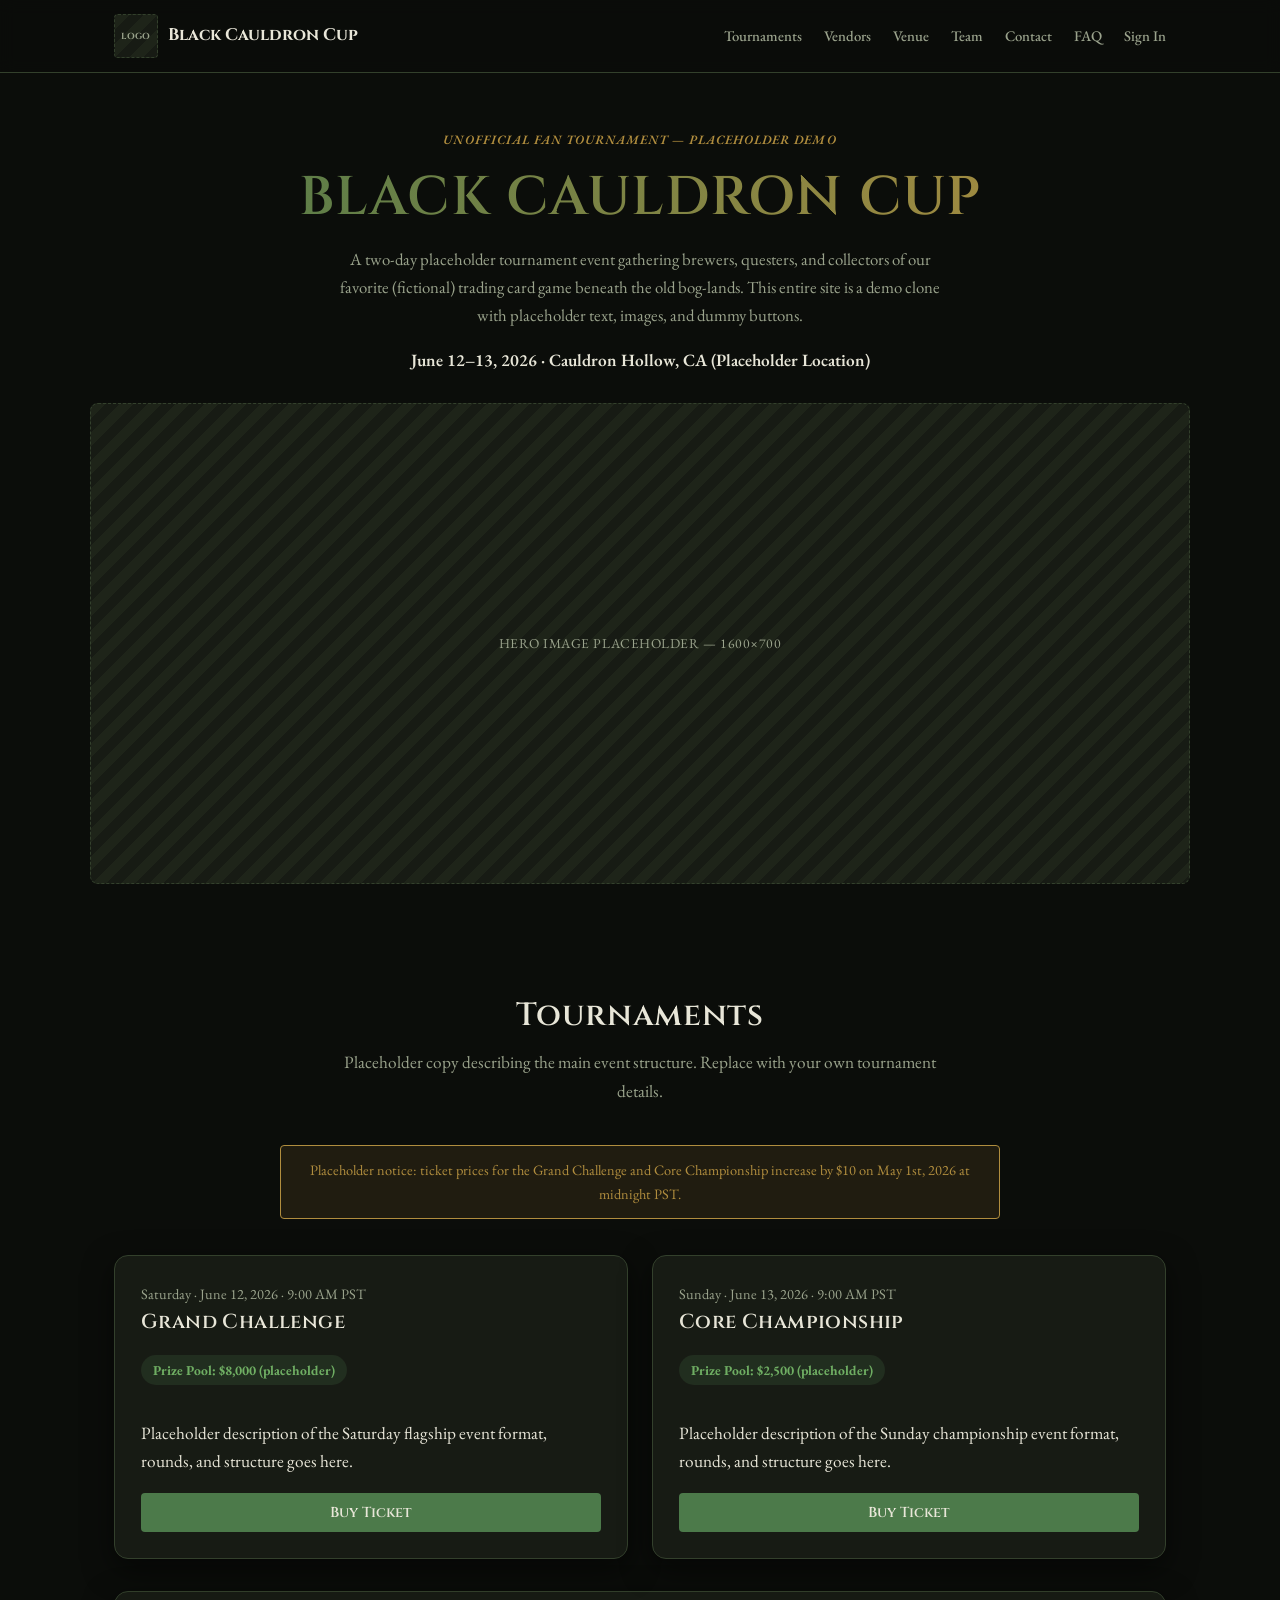
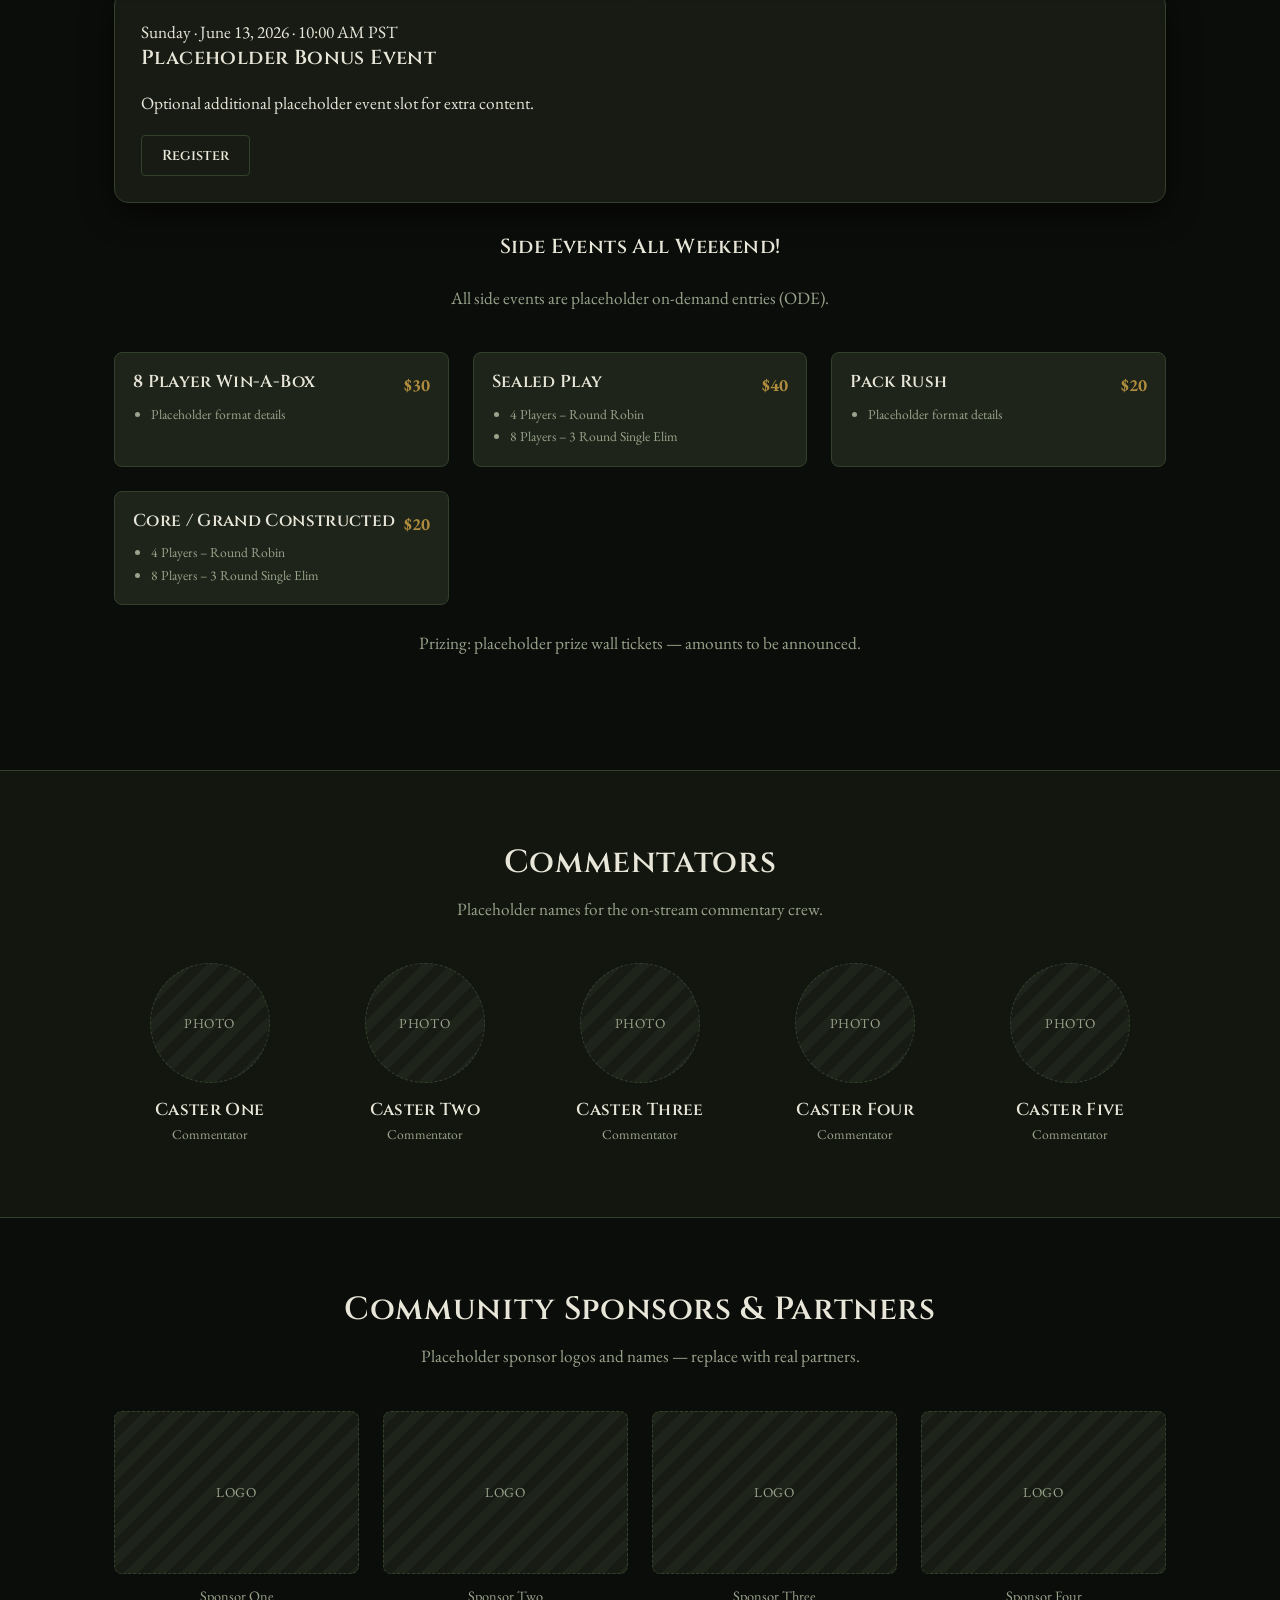
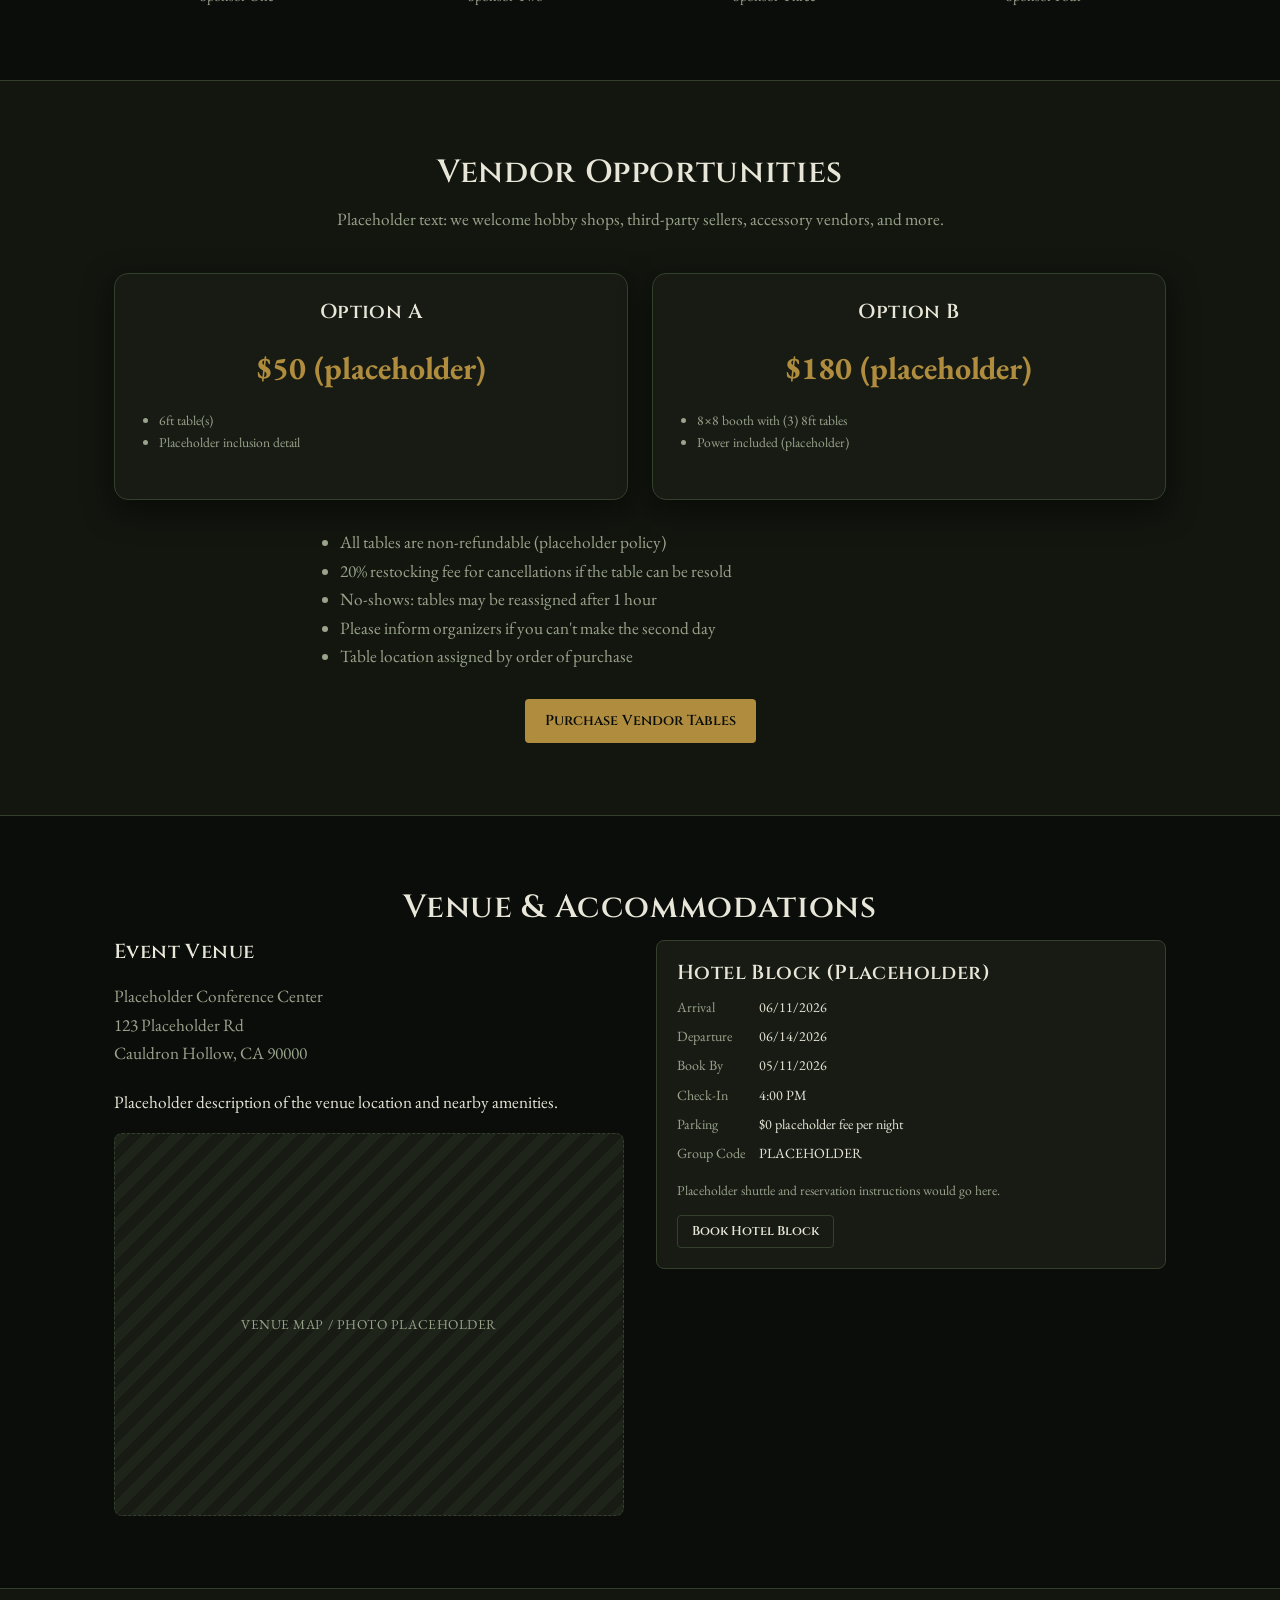
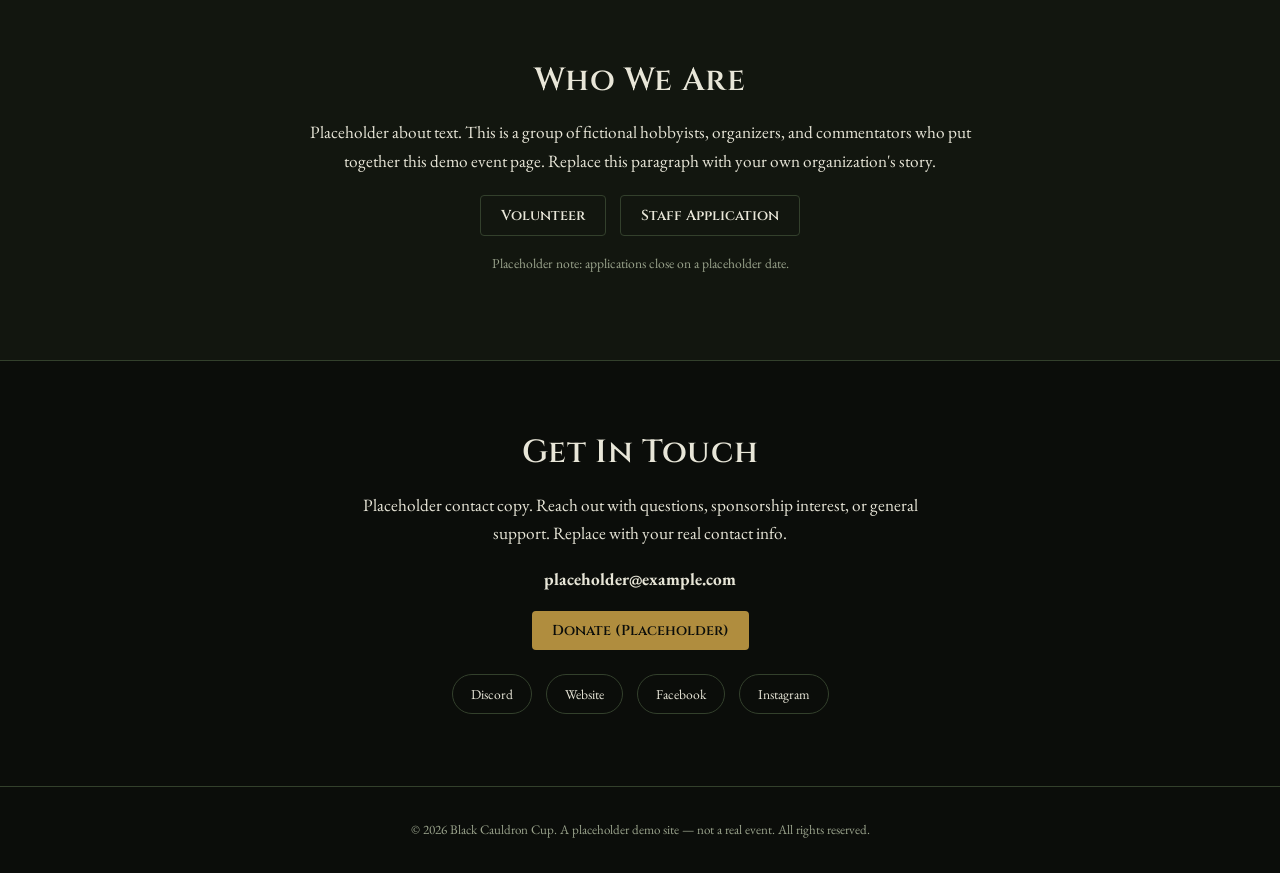
<file: black-cauldron-cup/index.html>
<!DOCTYPE html>
<html lang="en">
<head>
  <meta charset="UTF-8" />
  <meta name="viewport" content="width=device-width, initial-scale=1.0" />
  <title>Black Cauldron Cup — Placeholder Card Game Tournament 2026</title>
  <meta name="description" content="Black Cauldron Cup - a placeholder/demo fan tournament site clone. All content is fictional." />
  <link rel="preconnect" href="https://fonts.googleapis.com" />
  <link rel="preconnect" href="https://fonts.gstatic.com" crossorigin />
  <link href="https://fonts.googleapis.com/css2?family=Cinzel:wght@500;600;700&family=EB+Garamond:ital,wght@0,400;0,500;0,600;1,400&display=swap" rel="stylesheet" />
  <link rel="stylesheet" href="css/styles.css" />
</head>
<body>

  <!-- ===================== HEADER ===================== -->
  <header class="site-header">
    <nav class="nav-bar">
      <a href="index.html" class="brand">
        <span class="placeholder-img logo-img">LOGO</span>
        Black Cauldron Cup
      </a>
      <button class="nav-toggle" aria-label="Toggle navigation">☰</button>
      <div class="nav-links">
        <a href="#tournaments">Tournaments</a>
        <a href="#vendors">Vendors</a>
        <a href="#venue">Venue</a>
        <a href="#team">Team</a>
        <a href="#contact">Contact</a>
        <a href="faq.html">FAQ</a>
        <a href="#" data-open-signin>Sign In</a>
      </div>
    </nav>
  </header>

  <!-- ===================== HERO ===================== -->
  <section class="hero container">
    <div class="hero-eyebrow">Unofficial Fan Tournament — Placeholder Demo</div>
    <h1>BLACK CAULDRON CUP</h1>
    <p class="tagline">
      A two-day placeholder tournament event gathering brewers, questers, and
      collectors of our favorite (fictional) trading card game beneath the
      old bog-lands. This entire site is a demo clone with placeholder text,
      images, and dummy buttons.
    </p>
    <p class="meta">June 12–13, 2026 · Cauldron Hollow, CA (Placeholder Location)</p>
    <div class="placeholder-img hero-img">HERO IMAGE PLACEHOLDER — 1600×700</div>
  </section>

  <!-- ===================== TOURNAMENTS ===================== -->
  <section id="tournaments" class="section">
    <div class="container">
      <h2 class="section-heading">Tournaments</h2>
      <p class="section-subheading">
        Placeholder copy describing the main event structure. Replace with your
        own tournament details.
      </p>

      <div class="notice">
        Placeholder notice: ticket prices for the Grand Challenge and Core
        Championship increase by $10 on May 1st, 2026 at midnight PST.
      </div>

      <div class="grid grid-2" style="margin-bottom: 32px;">
        <div class="card event-card">
          <div class="event-time">Saturday · June 12, 2026 · 9:00 AM PST</div>
          <h3>Grand Challenge</h3>
          <div class="prize">Prize Pool: $8,000 (placeholder)</div>
          <p>Placeholder description of the Saturday flagship event format,
             rounds, and structure goes here.</p>
          <button class="btn btn-primary btn-block" data-dummy-action="Buy Grand Challenge Ticket">
            Buy Ticket
          </button>
        </div>
        <div class="card event-card">
          <div class="event-time">Sunday · June 13, 2026 · 9:00 AM PST</div>
          <h3>Core Championship</h3>
          <div class="prize">Prize Pool: $2,500 (placeholder)</div>
          <p>Placeholder description of the Sunday championship event format,
             rounds, and structure goes here.</p>
          <button class="btn btn-primary btn-block" data-dummy-action="Buy Core Championship Ticket">
            Buy Ticket
          </button>
        </div>
      </div>

      <div class="card" style="margin-bottom: 32px;">
        <div class="event-time">Sunday · June 13, 2026 · 10:00 AM PST</div>
        <h3>Placeholder Bonus Event</h3>
        <p>Optional additional placeholder event slot for extra content.</p>
        <button class="btn btn-outline" data-dummy-action="Register for Bonus Event">
          Register
        </button>
      </div>

      <h3 style="text-align:center; margin-bottom: 24px;">Side Events All Weekend!</h3>
      <p class="section-subheading">All side events are placeholder on-demand entries (ODE).</p>
      <div class="grid grid-2">
        <div class="side-event-card">
          <span class="price">$30</span>
          <h4>8 Player Win-A-Box</h4>
          <ul><li>Placeholder format details</li></ul>
        </div>
        <div class="side-event-card">
          <span class="price">$40</span>
          <h4>Sealed Play</h4>
          <ul>
            <li>4 Players – Round Robin</li>
            <li>8 Players – 3 Round Single Elim</li>
          </ul>
        </div>
        <div class="side-event-card">
          <span class="price">$20</span>
          <h4>Pack Rush</h4>
          <ul><li>Placeholder format details</li></ul>
        </div>
        <div class="side-event-card">
          <span class="price">$20</span>
          <h4>Core / Grand Constructed</h4>
          <ul>
            <li>4 Players – Round Robin</li>
            <li>8 Players – 3 Round Single Elim</li>
          </ul>
        </div>
      </div>
      <p class="section-subheading" style="margin-top: 24px;">
        Prizing: placeholder prize wall tickets — amounts to be announced.
      </p>
    </div>
  </section>

  <!-- ===================== COMMENTATORS / TEAM ===================== -->
  <section id="team" class="section section-alt">
    <div class="container">
      <h2 class="section-heading">Commentators</h2>
      <p class="section-subheading">Placeholder names for the on-stream commentary crew.</p>
      <div class="grid grid-5">
        <div class="person-card">
          <span class="placeholder-img avatar-img">PHOTO</span>
          <h4>Caster One</h4>
          <div class="role">Commentator</div>
        </div>
        <div class="person-card">
          <span class="placeholder-img avatar-img">PHOTO</span>
          <h4>Caster Two</h4>
          <div class="role">Commentator</div>
        </div>
        <div class="person-card">
          <span class="placeholder-img avatar-img">PHOTO</span>
          <h4>Caster Three</h4>
          <div class="role">Commentator</div>
        </div>
        <div class="person-card">
          <span class="placeholder-img avatar-img">PHOTO</span>
          <h4>Caster Four</h4>
          <div class="role">Commentator</div>
        </div>
        <div class="person-card">
          <span class="placeholder-img avatar-img">PHOTO</span>
          <h4>Caster Five</h4>
          <div class="role">Commentator</div>
        </div>
      </div>
    </div>
  </section>

  <!-- ===================== SPONSORS ===================== -->
  <section class="section">
    <div class="container">
      <h2 class="section-heading">Community Sponsors &amp; Partners</h2>
      <p class="section-subheading">Placeholder sponsor logos and names — replace with real partners.</p>
      <div class="grid grid-4">
        <a href="#" class="sponsor-card" data-dummy-action="Visit Sponsor One">
          <span class="placeholder-img sponsor-img">LOGO</span>
          <div class="sponsor-name">Sponsor One</div>
        </a>
        <a href="#" class="sponsor-card" data-dummy-action="Visit Sponsor Two">
          <span class="placeholder-img sponsor-img">LOGO</span>
          <div class="sponsor-name">Sponsor Two</div>
        </a>
        <a href="#" class="sponsor-card" data-dummy-action="Visit Sponsor Three">
          <span class="placeholder-img sponsor-img">LOGO</span>
          <div class="sponsor-name">Sponsor Three</div>
        </a>
        <a href="#" class="sponsor-card" data-dummy-action="Visit Sponsor Four">
          <span class="placeholder-img sponsor-img">LOGO</span>
          <div class="sponsor-name">Sponsor Four</div>
        </a>
      </div>
    </div>
  </section>

  <!-- ===================== VENDORS ===================== -->
  <section id="vendors" class="section section-alt">
    <div class="container">
      <h2 class="section-heading">Vendor Opportunities</h2>
      <p class="section-subheading">
        Placeholder text: we welcome hobby shops, third-party sellers, accessory
        vendors, and more.
      </p>
      <div class="grid grid-2" style="margin-bottom: 28px;">
        <div class="card vendor-option">
          <h3>Option A</h3>
          <div class="price">$50 (placeholder)</div>
          <ul>
            <li>6ft table(s)</li>
            <li>Placeholder inclusion detail</li>
          </ul>
        </div>
        <div class="card vendor-option">
          <h3>Option B</h3>
          <div class="price">$180 (placeholder)</div>
          <ul>
            <li>8×8 booth with (3) 8ft tables</li>
            <li>Power included (placeholder)</li>
          </ul>
        </div>
      </div>
      <ul class="section-subheading" style="text-align:left; max-width:640px; margin: 0 auto 28px; list-style: disc; padding-left: 20px;">
        <li>All tables are non-refundable (placeholder policy)</li>
        <li>20% restocking fee for cancellations if the table can be resold</li>
        <li>No-shows: tables may be reassigned after 1 hour</li>
        <li>Please inform organizers if you can't make the second day</li>
        <li>Table location assigned by order of purchase</li>
      </ul>
      <div style="text-align:center;">
        <a href="vendor.html" class="btn btn-accent">Purchase Vendor Tables</a>
      </div>
    </div>
  </section>

  <!-- ===================== VENUE ===================== -->
  <section id="venue" class="section">
    <div class="container">
      <h2 class="section-heading">Venue &amp; Accommodations</h2>
      <div class="venue-details">
        <div>
          <h3>Event Venue</h3>
          <p class="venue-address">
            Placeholder Conference Center<br />
            123 Placeholder Rd<br />
            Cauldron Hollow, CA 90000
          </p>
          <p>Placeholder description of the venue location and nearby amenities.</p>
          <span class="placeholder-img hero-img" style="aspect-ratio: 4/3;">VENUE MAP / PHOTO PLACEHOLDER</span>
        </div>
        <div class="hotel-block">
          <h3>Hotel Block (Placeholder)</h3>
          <dl>
            <dt>Arrival</dt><dd>06/11/2026</dd>
            <dt>Departure</dt><dd>06/14/2026</dd>
            <dt>Book By</dt><dd>05/11/2026</dd>
            <dt>Check-In</dt><dd>4:00 PM</dd>
            <dt>Parking</dt><dd>$0 placeholder fee per night</dd>
            <dt>Group Code</dt><dd>PLACEHOLDER</dd>
          </dl>
          <p style="margin-top:14px; font-size:0.85rem; color:var(--color-text-muted);">
            Placeholder shuttle and reservation instructions would go here.
          </p>
          <button class="btn btn-outline btn-sm" data-dummy-action="View Hotel Booking Link">
            Book Hotel Block
          </button>
        </div>
      </div>
    </div>
  </section>

  <!-- ===================== ABOUT / WHO WE ARE ===================== -->
  <section class="section section-alt">
    <div class="container" style="max-width: 760px; text-align:center;">
      <h2 class="section-heading">Who We Are</h2>
      <p>
        Placeholder about text. This is a group of fictional hobbyists,
        organizers, and commentators who put together this demo event page.
        Replace this paragraph with your own organization's story.
      </p>
      <div style="display:flex; gap:14px; justify-content:center; margin-top:20px; flex-wrap:wrap;">
        <button class="btn btn-outline" data-dummy-action="Open Volunteer Form">Volunteer</button>
        <button class="btn btn-outline" data-dummy-action="Open Staff Application">Staff Application</button>
      </div>
      <p style="margin-top:16px; font-size:0.85rem; color:var(--color-text-muted);">
        Placeholder note: applications close on a placeholder date.
      </p>
    </div>
  </section>

  <!-- ===================== CONTACT ===================== -->
  <section id="contact" class="section">
    <div class="container contact-box">
      <h2 class="section-heading">Get In Touch</h2>
      <p>
        Placeholder contact copy. Reach out with questions, sponsorship
        interest, or general support. Replace with your real contact info.
      </p>
      <p><strong>placeholder@example.com</strong></p>
      <button class="btn btn-accent" data-dummy-action="Donate">Donate (Placeholder)</button>
      <div class="social-links">
        <a href="#" data-dummy-action="Open Discord">Discord</a>
        <a href="#" data-dummy-action="Open Website">Website</a>
        <a href="#" data-dummy-action="Open Facebook">Facebook</a>
        <a href="#" data-dummy-action="Open Instagram">Instagram</a>
      </div>
    </div>
  </section>

  <!-- ===================== FOOTER ===================== -->
  <footer class="site-footer">
    <div class="container">
      © 2026 Black Cauldron Cup. A placeholder demo site — not a real event. All rights reserved.
    </div>
  </footer>

  <!-- ===================== SIGN IN MODAL ===================== -->
  <div class="modal-overlay" id="signin-modal">
    <div class="modal">
      <button class="modal-close" aria-label="Close">✕</button>
      <h3>Sign In</h3>
      <p class="modal-sub">Placeholder form — no real authentication happens here.</p>
      <form>
        <div class="form-field">
          <label for="email">Email</label>
          <input type="email" id="email" placeholder="you@example.com" />
        </div>
        <div class="form-field">
          <label for="password">Password</label>
          <input type="password" id="password" placeholder="••••••••" />
        </div>
        <button type="submit" class="btn btn-primary btn-block">Sign In</button>
      </form>
      <p class="demo-note">This is a static demo clone. No accounts are created or stored.</p>
    </div>
  </div>

  <script src="js/script.js"></script>
</body>
</html>
</file>
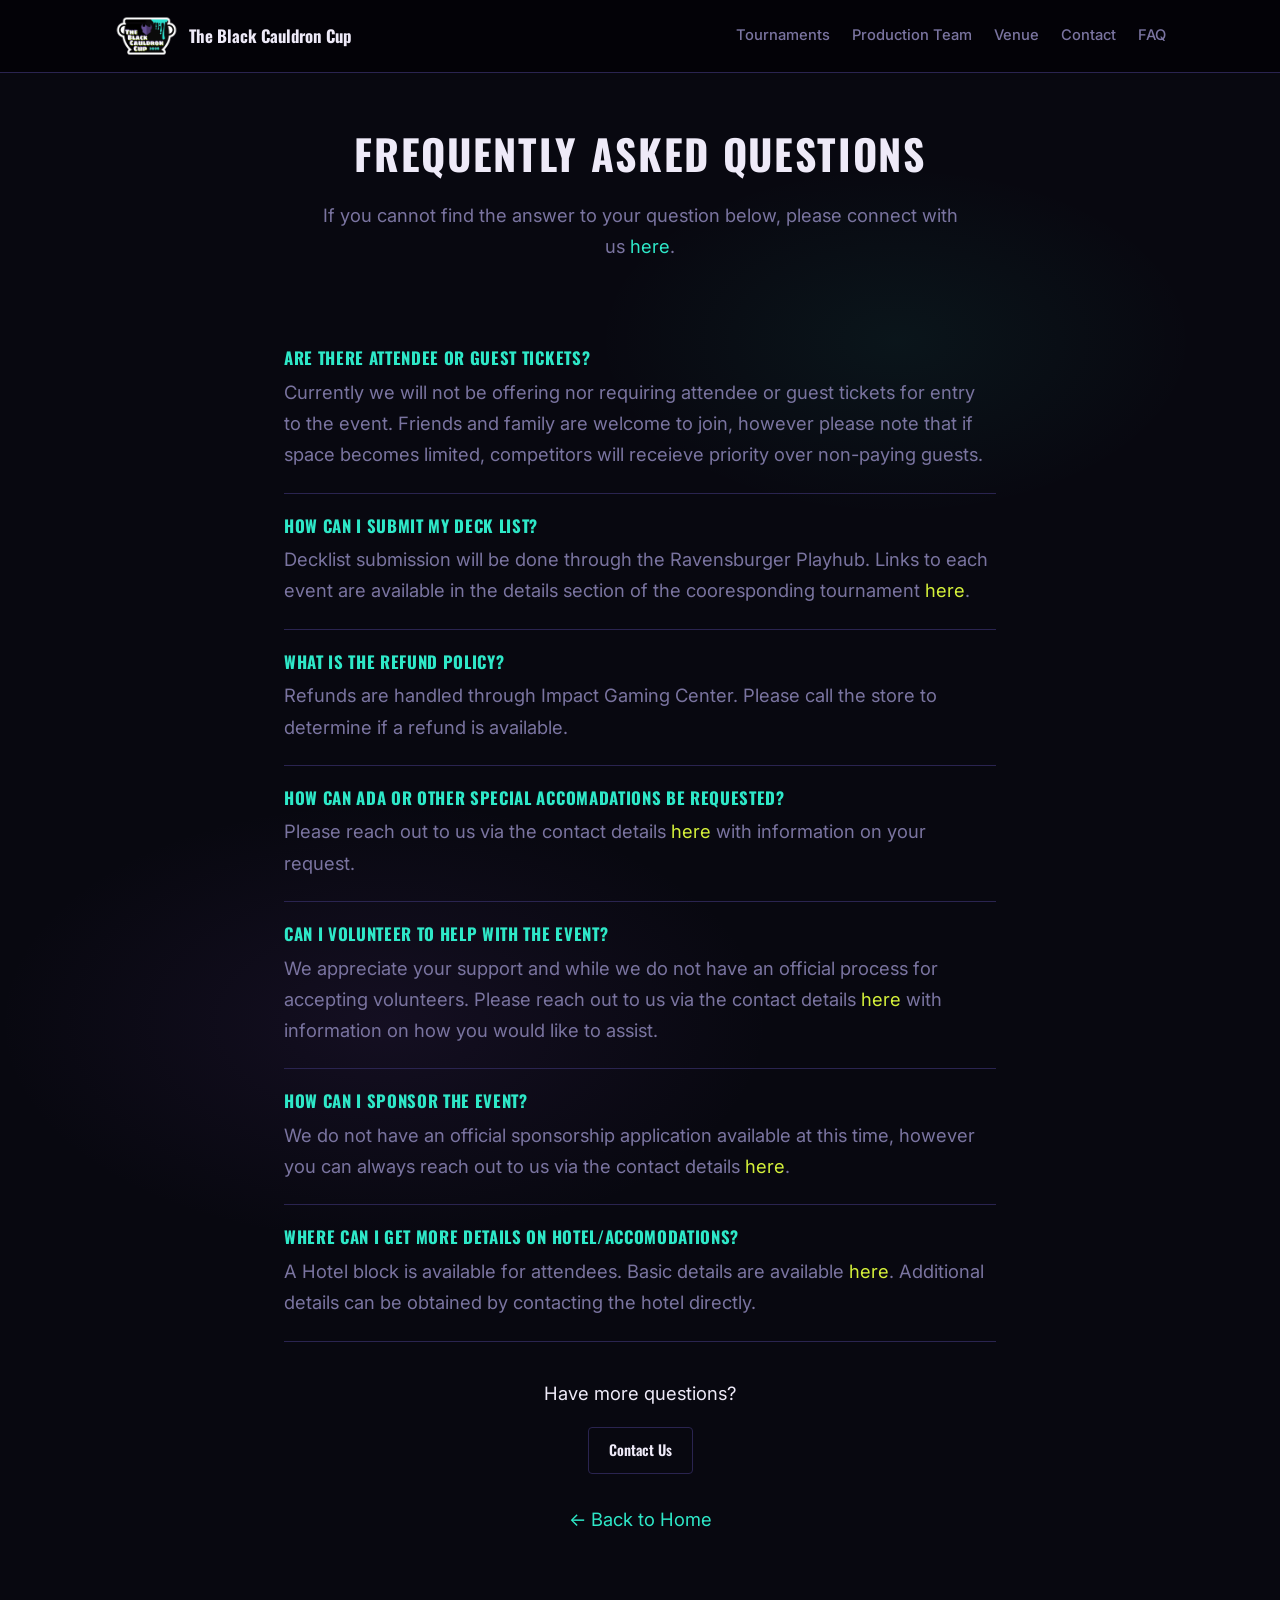
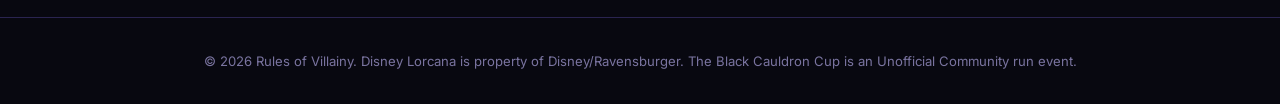
<file: faq.html>
<!DOCTYPE html>
<html lang="en">

<head>
  <meta charset="UTF-8" />
  <meta name="viewport" content="width=device-width, initial-scale=1.0" />
  <title>FAQ — Black Cauldron Cup (Placeholder Demo)</title>
  <meta name="description" content="Placeholder FAQ page for the Black Cauldron Cup demo clone site." />
  <link rel="preconnect" href="https://fonts.googleapis.com" />
  <link rel="preconnect" href="https://fonts.gstatic.com" crossorigin />
  <link
    href="https://fonts.googleapis.com/css2?family=Oswald:wght@400;500;600;700&family=Inter:wght@400;500;600&display=swap"
    rel="stylesheet" />
  <link rel="stylesheet" href="css/styles.css" />
</head>

<body>

  <header class="site-header">
    <nav class="nav-bar">
      <a href="index.html" class="brand">
        <img src="img/bcc_logo_small.png" alt="Black Cauldron Cup logo" class="brand-logo" />
        The Black Cauldron Cup
      </a>
      <button class="nav-toggle" aria-label="Toggle navigation">☰</button>
      <div class="nav-links">
        <a href="index.html#tournaments">Tournaments</a>
        <a href="index.html#team">Production Team</a>
        <a href="index.html#venue">Venue</a>
        <a href="index.html#contact">Contact</a>
        <a href="faq.html">FAQ</a>
      </div>
    </nav>
  </header>

  <section class="page-header container">
    <h1>Frequently Asked Questions</h1>
    <p class="section-subheading">
      If you cannot find the answer to your question below, please connect with us <a
        href="index.html#contact">here</a>.
    </p>
  </section>

  <section class="section" style="padding-top: 0;">
    <div class="container" style="max-width: 760px;">

      <div class="faq-item">
        <h3>Are there Attendee or Guest tickets?</h3>
        <p>Currently we will not be offering nor requiring attendee or guest tickets for entry to the event.
          Friends and family are welcome to join, however please note that if space becomes limited, competitors will
          receieve priority over non-paying guests.
        </p>
      </div>

      <div class="faq-item">
        <h3>How can I submit my deck list?</h3>
        <p> Decklist submission will be done through the Ravensburger Playhub. Links to each event are available in the
          details section
          of the cooresponding tournament <a href="index.html#tournaments">here</a>.</p>
      </div>

      <div class="faq-item">
        <h3>What is the refund policy?</h3>
        <p>Refunds are handled through Impact Gaming Center. Please call the store to determine if a refund is
          available.</p>
      </div>

      <div class="faq-item">
        <h3>How can ADA or other special accomadations be requested?</h3>
        <p>Please reach out to us via the contact details <a href="index.html#contact">here</a> with information on your
          request.

        </p>
      </div>

      <div class="faq-item">
        <h3>Can I volunteer to help with the event?</h3>
        <p>
          We appreciate your support and while we do not have an official process for accepting volunteers.
          Please reach out to us via the contact details <a href="index.html#contact">here</a> with
          information on how you would like to assist.
        </p>
      </div>

      <div class="faq-item">
        <h3>How can I sponsor the event?</h3>
        <p>We do not have an official sponsorship application available at this time, however you can always reach
          out to us via the contact details <a href="index.html#contact">here</a>.
        </p>
      </div>

      <div class="faq-item">
        <h3>Where can I get more details on Hotel/Accomodations?</h3>
        <p>
          A Hotel block is available for attendees. Basic details are available <a href="index.html#Venue">here</a>.
          Additional details can
          be obtained by contacting the hotel directly.

        </p>
      </div>

      <p style="text-align:center; margin-top: 36px;">Have more questions?</p>
      <div style="text-align:center;">
        <a href="index.html#contact" class="btn btn-outline">Contact Us</a>
      </div>
      <div style="text-align:center;">
        <a href="index.html" class="back-link">← Back to Home</a>
      </div>
    </div>
  </section>

  <footer class="site-footer">
    <div class="container">
      © 2026 Rules of Villainy. Disney Lorcana is property of Disney/Ravensburger. The Black Cauldron Cup is an
      Unofficial Community run event.
    </div>
  </footer>


  <script src="js/script.js"></script>
</body>

</html>
</file>
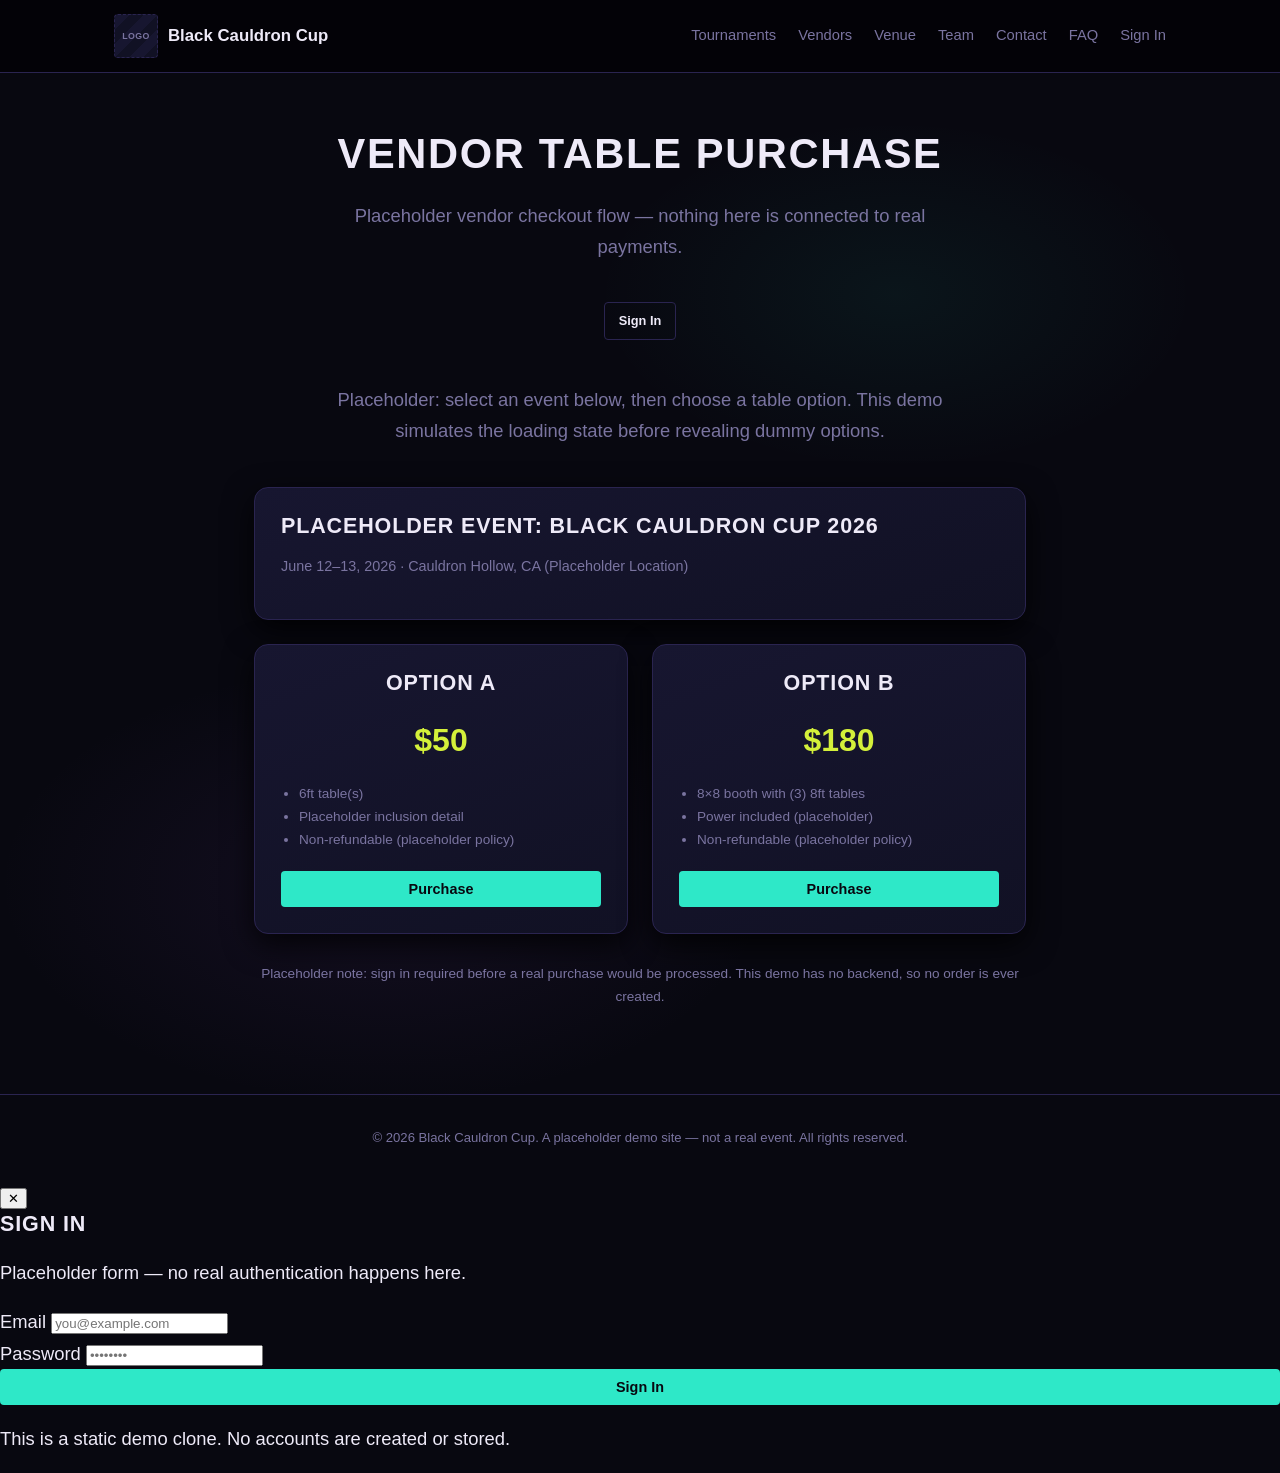
<file: vendor.html>
<!DOCTYPE html>
<html lang="en">
<head>
  <meta charset="UTF-8" />
  <meta name="viewport" content="width=device-width, initial-scale=1.0" />
  <title>Vendor Table Purchase — Black Cauldron Cup (Placeholder Demo)</title>
  <meta name="description" content="Placeholder vendor table purchase page for the Black Cauldron Cup demo clone site." />
  <link rel="preconnect" href="https://fonts.googleapis.com" />
  <link rel="preconnect" href="https://fonts.gstatic.com" crossorigin />
  <link href="https://fonts.googleapis.com/css2?family=Cinzel:wght@500;600;700&family=EB+Garamond:ital,wght@0,400;0,500;0,600;1,400&display=swap" rel="stylesheet" />
  <link rel="stylesheet" href="css/styles.css" />
</head>
<body>

  <header class="site-header">
    <nav class="nav-bar">
      <a href="index.html" class="brand">
        <span class="placeholder-img logo-img">LOGO</span>
        Black Cauldron Cup
      </a>
      <button class="nav-toggle" aria-label="Toggle navigation">☰</button>
      <div class="nav-links">
        <a href="index.html#tournaments">Tournaments</a>
        <a href="index.html#vendors">Vendors</a>
        <a href="index.html#venue">Venue</a>
        <a href="index.html#team">Team</a>
        <a href="index.html#contact">Contact</a>
        <a href="faq.html">FAQ</a>
        <a href="#" data-open-signin>Sign In</a>
      </div>
    </nav>
  </header>

  <section class="page-header container">
    <h1>Vendor Table Purchase</h1>
    <p class="section-subheading">Placeholder vendor checkout flow — nothing here is connected to real payments.</p>
    <a href="#" class="btn btn-outline btn-sm" data-open-signin>Sign In</a>
  </section>

  <section class="section" style="padding-top: 20px;">
    <div class="container" style="max-width: 820px;">

      <p class="loading-msg" id="vendor-loading">Loading events…</p>

      <div id="vendor-content" style="display:none;">
        <p class="section-subheading">
          Placeholder: select an event below, then choose a table option.
          This demo simulates the loading state before revealing dummy options.
        </p>

        <div class="card" style="margin-bottom: 24px;">
          <h3>Placeholder Event: Black Cauldron Cup 2026</h3>
          <p style="color: var(--color-text-muted); font-size: 0.9rem;">
            June 12–13, 2026 · Cauldron Hollow, CA (Placeholder Location)
          </p>
        </div>

        <div class="grid grid-2">
          <div class="card vendor-option">
            <h3>Option A</h3>
            <div class="price">$50</div>
            <ul>
              <li>6ft table(s)</li>
              <li>Placeholder inclusion detail</li>
              <li>Non-refundable (placeholder policy)</li>
            </ul>
            <button class="btn btn-primary btn-block" data-dummy-action="Purchase Option A Table">
              Purchase
            </button>
          </div>
          <div class="card vendor-option">
            <h3>Option B</h3>
            <div class="price">$180</div>
            <ul>
              <li>8×8 booth with (3) 8ft tables</li>
              <li>Power included (placeholder)</li>
              <li>Non-refundable (placeholder policy)</li>
            </ul>
            <button class="btn btn-primary btn-block" data-dummy-action="Purchase Option B Table">
              Purchase
            </button>
          </div>
        </div>

        <p style="text-align:center; margin-top: 28px; font-size: 0.85rem; color: var(--color-text-muted);">
          Placeholder note: sign in required before a real purchase would be
          processed. This demo has no backend, so no order is ever created.
        </p>
      </div>

    </div>
  </section>

  <footer class="site-footer">
    <div class="container">
      © 2026 Black Cauldron Cup. A placeholder demo site — not a real event. All rights reserved.
    </div>
  </footer>

  <div class="modal-overlay" id="signin-modal">
    <div class="modal">
      <button class="modal-close" aria-label="Close">✕</button>
      <h3>Sign In</h3>
      <p class="modal-sub">Placeholder form — no real authentication happens here.</p>
      <form>
        <div class="form-field">
          <label for="email">Email</label>
          <input type="email" id="email" placeholder="you@example.com" />
        </div>
        <div class="form-field">
          <label for="password">Password</label>
          <input type="password" id="password" placeholder="••••••••" />
        </div>
        <button type="submit" class="btn btn-primary btn-block">Sign In</button>
      </form>
      <p class="demo-note">This is a static demo clone. No accounts are created or stored.</p>
    </div>
  </div>

  <script src="js/script.js"></script>
</body>
</html>
</file>
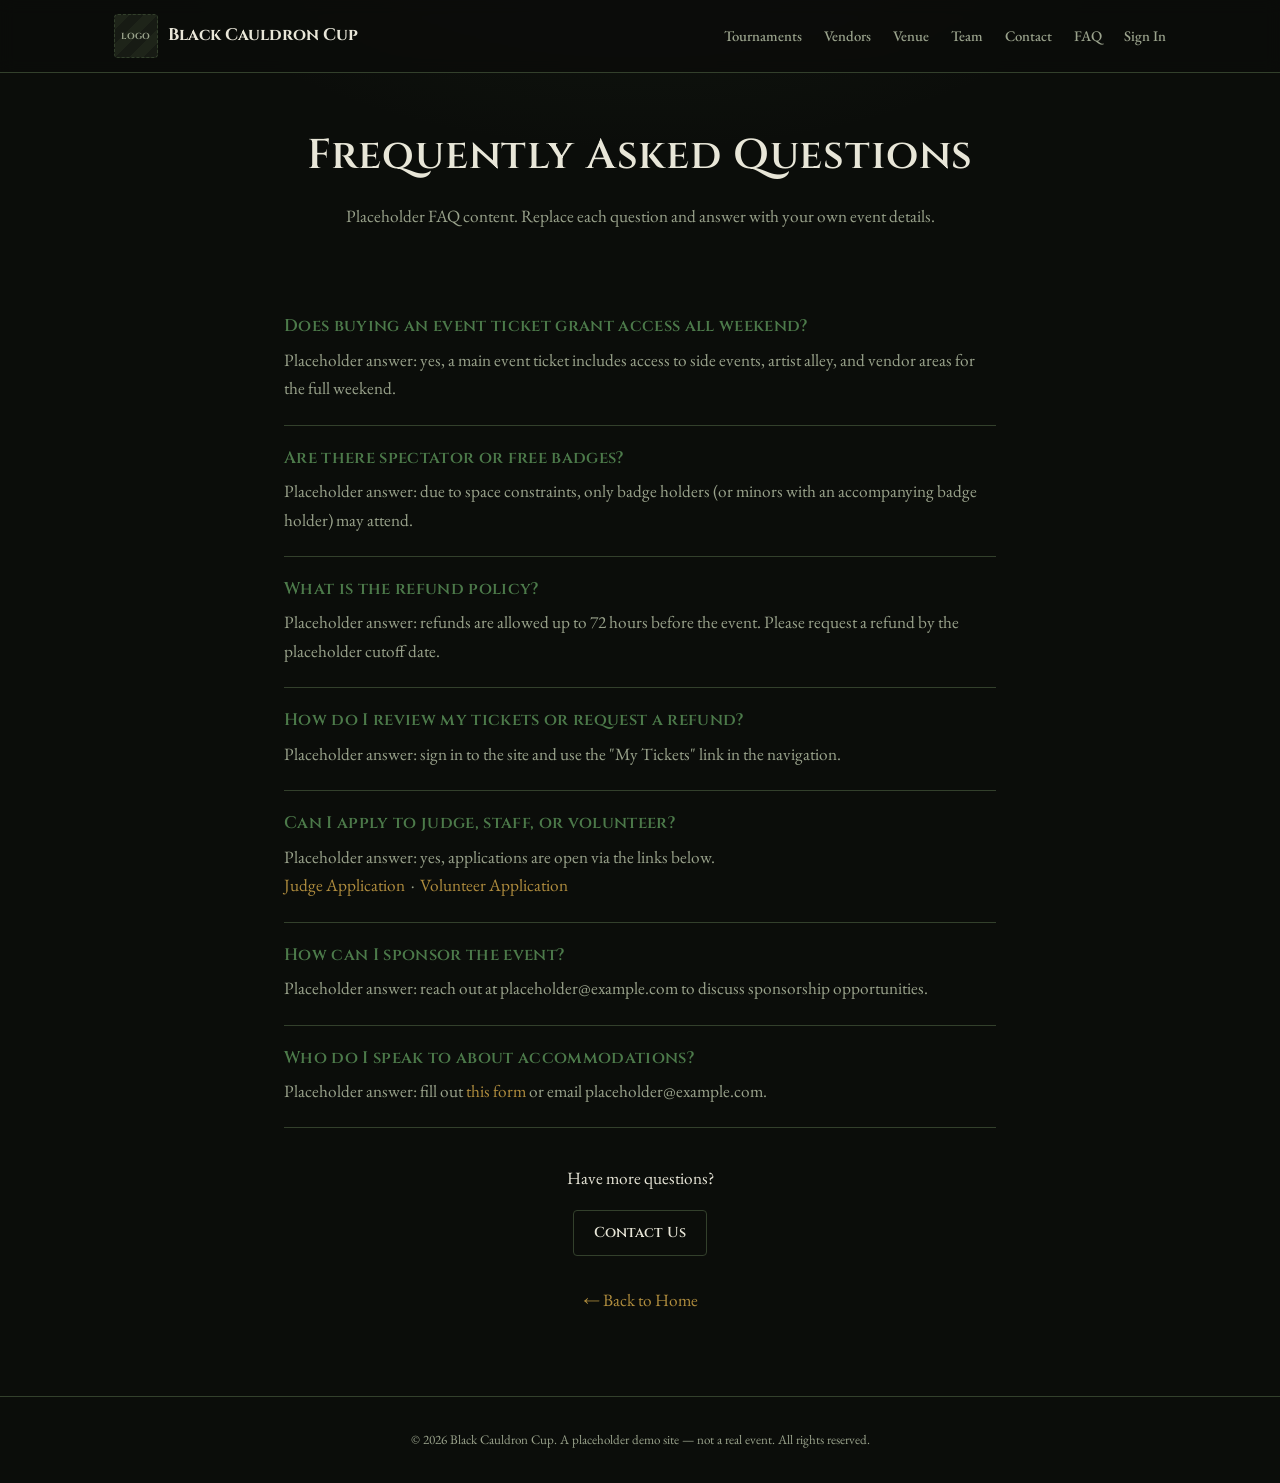
<file: black-cauldron-cup/faq.html>
<!DOCTYPE html>
<html lang="en">
<head>
  <meta charset="UTF-8" />
  <meta name="viewport" content="width=device-width, initial-scale=1.0" />
  <title>FAQ — Black Cauldron Cup (Placeholder Demo)</title>
  <meta name="description" content="Placeholder FAQ page for the Black Cauldron Cup demo clone site." />
  <link rel="preconnect" href="https://fonts.googleapis.com" />
  <link rel="preconnect" href="https://fonts.gstatic.com" crossorigin />
  <link href="https://fonts.googleapis.com/css2?family=Cinzel:wght@500;600;700&family=EB+Garamond:ital,wght@0,400;0,500;0,600;1,400&display=swap" rel="stylesheet" />
  <link rel="stylesheet" href="css/styles.css" />
</head>
<body>

  <header class="site-header">
    <nav class="nav-bar">
      <a href="index.html" class="brand">
        <span class="placeholder-img logo-img">LOGO</span>
        Black Cauldron Cup
      </a>
      <button class="nav-toggle" aria-label="Toggle navigation">☰</button>
      <div class="nav-links">
        <a href="index.html#tournaments">Tournaments</a>
        <a href="index.html#vendors">Vendors</a>
        <a href="index.html#venue">Venue</a>
        <a href="index.html#team">Team</a>
        <a href="index.html#contact">Contact</a>
        <a href="faq.html">FAQ</a>
        <a href="#" data-open-signin>Sign In</a>
      </div>
    </nav>
  </header>

  <section class="page-header container">
    <h1>Frequently Asked Questions</h1>
    <p class="section-subheading">
      Placeholder FAQ content. Replace each question and answer with your own
      event details.
    </p>
  </section>

  <section class="section" style="padding-top: 0;">
    <div class="container" style="max-width: 760px;">

      <div class="faq-item">
        <h3>Does buying an event ticket grant access all weekend?</h3>
        <p>Placeholder answer: yes, a main event ticket includes access to side
           events, artist alley, and vendor areas for the full weekend.</p>
      </div>

      <div class="faq-item">
        <h3>Are there spectator or free badges?</h3>
        <p>Placeholder answer: due to space constraints, only badge holders
           (or minors with an accompanying badge holder) may attend.</p>
      </div>

      <div class="faq-item">
        <h3>What is the refund policy?</h3>
        <p>Placeholder answer: refunds are allowed up to 72 hours before the
           event. Please request a refund by the placeholder cutoff date.</p>
      </div>

      <div class="faq-item">
        <h3>How do I review my tickets or request a refund?</h3>
        <p>Placeholder answer: sign in to the site and use the "My Tickets"
           link in the navigation.</p>
      </div>

      <div class="faq-item">
        <h3>Can I apply to judge, staff, or volunteer?</h3>
        <p>
          Placeholder answer: yes, applications are open via the links below.
        </p>
        <p>
          <a href="#" data-dummy-action="Open Judge Application">Judge Application</a>
          &nbsp;·&nbsp;
          <a href="#" data-dummy-action="Open Volunteer Application">Volunteer Application</a>
        </p>
      </div>

      <div class="faq-item">
        <h3>How can I sponsor the event?</h3>
        <p>Placeholder answer: reach out at placeholder@example.com to discuss
           sponsorship opportunities.</p>
      </div>

      <div class="faq-item">
        <h3>Who do I speak to about accommodations?</h3>
        <p>
          Placeholder answer: fill out
          <a href="#" data-dummy-action="Open Accommodations Form">this form</a>
          or email placeholder@example.com.
        </p>
      </div>

      <p style="text-align:center; margin-top: 36px;">Have more questions?</p>
      <div style="text-align:center;">
        <a href="index.html#contact" class="btn btn-outline">Contact Us</a>
      </div>
      <div style="text-align:center;">
        <a href="index.html" class="back-link">← Back to Home</a>
      </div>
    </div>
  </section>

  <footer class="site-footer">
    <div class="container">
      © 2026 Black Cauldron Cup. A placeholder demo site — not a real event. All rights reserved.
    </div>
  </footer>

  <div class="modal-overlay" id="signin-modal">
    <div class="modal">
      <button class="modal-close" aria-label="Close">✕</button>
      <h3>Sign In</h3>
      <p class="modal-sub">Placeholder form — no real authentication happens here.</p>
      <form>
        <div class="form-field">
          <label for="email">Email</label>
          <input type="email" id="email" placeholder="you@example.com" />
        </div>
        <div class="form-field">
          <label for="password">Password</label>
          <input type="password" id="password" placeholder="••••••••" />
        </div>
        <button type="submit" class="btn btn-primary btn-block">Sign In</button>
      </form>
      <p class="demo-note">This is a static demo clone. No accounts are created or stored.</p>
    </div>
  </div>

  <script src="js/script.js"></script>
</body>
</html>
</file>
<file: black-cauldron-cup/css/styles.css>
/* ==========================================================================
   Black Cauldron Cup — Demo Site Styles
   ========================================================================== */

:root {
  /* Dark, mossy, witchy cauldron-inspired palette: near-black backgrounds,
     murky bog greens, tarnished bronze/gold accents, and a faint eerie
     green vapor glow. */
  --color-bg: #0b0d0a;
  --color-bg-alt: #12160f;
  --color-surface: #171b14;
  --color-surface-alt: #1e2419;
  --color-border: #33402c;
  --color-text: #e8e6d8;
  --color-text-muted: #9aa38c;
  --color-primary: #4c7a4a;
  --color-primary-dark: #365936;
  --color-accent: #b08d3e;
  --color-accent-2: #7fbf6b;
  --color-eerie: #6fae63;
  --radius-sm: 4px;
  --radius-md: 8px;
  --radius-lg: 14px;
  --shadow-md: 0 10px 30px rgba(0,0,0,0.55);
  --max-width: 1100px;
  --font-heading: "Cinzel", "Georgia", serif;
  --font-body: "EB Garamond", "Georgia", serif;
}

* { box-sizing: border-box; }

html { scroll-behavior: smooth; }

body {
  margin: 0;
  font-family: var(--font-body);
  font-size: 1.08rem;
  background:
    radial-gradient(ellipse 900px 500px at 50% -10%, rgba(76, 122, 74, 0.12), transparent 60%),
    var(--color-bg);
  color: var(--color-text);
  line-height: 1.65;
}

h1, h2, h3, h4 {
  font-family: var(--font-heading);
  font-weight: 600;
  letter-spacing: 0.02em;
  line-height: 1.25;
  margin: 0 0 0.5em;
}

a { color: var(--color-accent); text-decoration: none; }
a:hover { text-decoration: underline; }

img { max-width: 100%; display: block; }

.container {
  max-width: var(--max-width);
  margin: 0 auto;
  padding: 0 24px;
}

.section {
  padding: 72px 0;
  border-bottom: 1px solid var(--color-border);
}

.section-alt { background: var(--color-bg-alt); }

.section-heading {
  text-align: center;
  margin-bottom: 12px;
  font-size: clamp(1.6rem, 2.5vw, 2.2rem);
}

.section-subheading {
  text-align: center;
  color: var(--color-text-muted);
  max-width: 640px;
  margin: 0 auto 40px;
}

/* ---------- Placeholder image blocks (no real assets needed) ---------- */
.placeholder-img {
  background: repeating-linear-gradient(
    135deg,
    var(--color-surface-alt),
    var(--color-surface-alt) 10px,
    var(--color-surface) 10px,
    var(--color-surface) 20px
  );
  border: 1px dashed var(--color-border);
  border-radius: var(--radius-md);
  display: flex;
  align-items: center;
  justify-content: center;
  color: var(--color-text-muted);
  font-size: 0.85rem;
  letter-spacing: 0.04em;
  text-transform: uppercase;
  text-align: center;
  padding: 8px;
  width: 100%;
}

.placeholder-img.logo-img {
  width: 44px;
  height: 44px;
  border-radius: var(--radius-sm);
  font-size: 0.55rem;
  padding: 2px;
}

.placeholder-img.hero-img { aspect-ratio: 16 / 7; }
.placeholder-img.avatar-img {
  width: 120px;
  height: 120px;
  border-radius: 50%;
  margin: 0 auto 16px;
}
.placeholder-img.sponsor-img { aspect-ratio: 3 / 2; }
.placeholder-img.icon-img {
  width: 64px;
  height: 64px;
  border-radius: 50%;
  margin: 0 auto 12px;
  font-size: 0.5rem;
}

/* ---------- Header / Nav ---------- */
.site-header {
  position: sticky;
  top: 0;
  z-index: 50;
  background: rgba(11, 13, 10, 0.92);
  backdrop-filter: blur(8px);
  border-bottom: 1px solid var(--color-border);
}

.nav-bar {
  max-width: var(--max-width);
  margin: 0 auto;
  padding: 14px 24px;
  display: flex;
  align-items: center;
  justify-content: space-between;
  gap: 16px;
}

.brand {
  display: flex;
  align-items: center;
  gap: 10px;
  font-family: var(--font-heading);
  font-weight: 700;
  font-size: 1.05rem;
  color: var(--color-text);
}
.brand:hover { text-decoration: none; opacity: 0.9; }

.nav-toggle {
  display: none;
  background: none;
  border: 1px solid var(--color-border);
  border-radius: var(--radius-sm);
  color: var(--color-text);
  font-size: 1.2rem;
  padding: 6px 10px;
  cursor: pointer;
}

.nav-links {
  display: flex;
  align-items: center;
  gap: 22px;
  flex-wrap: wrap;
}

.nav-links a {
  color: var(--color-text-muted);
  font-size: 0.92rem;
  font-weight: 500;
}
.nav-links a:hover { color: var(--color-text); text-decoration: none; }

.btn {
  display: inline-block;
  border: none;
  border-radius: var(--radius-sm);
  padding: 10px 20px;
  font-family: var(--font-heading);
  font-weight: 600;
  font-size: 0.9rem;
  cursor: pointer;
  text-align: center;
  transition: transform 0.15s ease, opacity 0.15s ease;
}
.btn:hover { transform: translateY(-1px); text-decoration: none; }
.btn:active { transform: translateY(0); }

.btn-primary { background: var(--color-primary); color: #e8e6d8; }
.btn-primary:hover { background: var(--color-primary-dark); }

.btn-outline {
  background: transparent;
  border: 1px solid var(--color-border);
  color: var(--color-text);
}
.btn-outline:hover { border-color: var(--color-primary); }

.btn-accent { background: var(--color-accent); color: #0b0d0a; }

.btn-sm { padding: 7px 14px; font-size: 0.8rem; }
.btn-block { width: 100%; }
.btn[disabled] { opacity: 0.55; cursor: not-allowed; }

/* ---------- Hero ---------- */
.hero {
  padding: 56px 0 40px;
  text-align: center;
}

.hero-eyebrow {
  color: var(--color-accent);
  font-weight: 600;
  font-style: italic;
  letter-spacing: 0.08em;
  text-transform: uppercase;
  font-size: 0.8rem;
  margin-bottom: 14px;
}

.hero h1 {
  font-size: clamp(2.2rem, 5vw, 3.4rem);
  background: linear-gradient(90deg, var(--color-primary), var(--color-accent));
  -webkit-background-clip: text;
  background-clip: text;
  color: transparent;
  margin-bottom: 14px;
}

.hero p.tagline {
  max-width: 620px;
  margin: 0 auto 10px;
  color: var(--color-text-muted);
  font-size: 1.05rem;
}

.hero .meta {
  font-weight: 600;
  color: var(--color-text);
  margin-bottom: 28px;
}

.hero .placeholder-img.hero-img { margin-top: 20px; }

/* ---------- Notice banner ---------- */
.notice {
  background: rgba(176, 141, 62, 0.12);
  border: 1px solid var(--color-accent);
  color: var(--color-accent);
  border-radius: var(--radius-sm);
  padding: 12px 18px;
  text-align: center;
  font-size: 0.9rem;
  max-width: 720px;
  margin: 0 auto 36px;
}

/* ---------- Cards / Grids ---------- */
.grid {
  display: grid;
  gap: 24px;
}
.grid-2 { grid-template-columns: repeat(auto-fit, minmax(320px, 1fr)); }
.grid-3 { grid-template-columns: repeat(auto-fit, minmax(220px, 1fr)); }
.grid-4 { grid-template-columns: repeat(auto-fit, minmax(180px, 1fr)); }
.grid-5 { grid-template-columns: repeat(auto-fit, minmax(150px, 1fr)); }

.card {
  background: var(--color-surface);
  border: 1px solid var(--color-border);
  border-radius: var(--radius-lg);
  padding: 26px;
  box-shadow: var(--shadow-md);
}

.event-card .prize {
  display: inline-block;
  background: rgba(76, 122, 74, 0.2);
  color: var(--color-eerie);
  font-weight: 700;
  padding: 4px 12px;
  border-radius: 999px;
  font-size: 0.85rem;
  margin: 10px 0 16px;
}

.event-card .event-time {
  color: var(--color-text-muted);
  font-size: 0.9rem;
  margin-bottom: 4px;
}

.side-event-card {
  background: var(--color-surface-alt);
  border: 1px solid var(--color-border);
  border-radius: var(--radius-md);
  padding: 18px;
}
.side-event-card .price {
  color: var(--color-accent);
  font-weight: 700;
  float: right;
}
.side-event-card ul {
  margin: 10px 0 0;
  padding-left: 18px;
  color: var(--color-text-muted);
  font-size: 0.85rem;
}

.person-card { text-align: center; }
.person-card h4 { margin-bottom: 2px; }
.person-card .role {
  color: var(--color-text-muted);
  font-size: 0.85rem;
}

.sponsor-card { text-align: center; }
.sponsor-card .sponsor-name {
  margin-top: 10px;
  font-size: 0.9rem;
  color: var(--color-text-muted);
}

.vendor-option {
  text-align: center;
  display: flex;
  flex-direction: column;
}
.vendor-option .price {
  font-size: 2rem;
  font-weight: 700;
  color: var(--color-accent);
  margin: 6px 0 14px;
}
.vendor-option ul {
  text-align: left;
  color: var(--color-text-muted);
  font-size: 0.85rem;
  margin: 0 0 20px;
  padding-left: 18px;
  flex-grow: 1;
}

/* ---------- Venue ---------- */
.venue-details {
  display: grid;
  grid-template-columns: 1fr 1fr;
  gap: 32px;
  align-items: start;
}
@media (max-width: 760px) {
  .venue-details { grid-template-columns: 1fr; }
}
.venue-address {
  color: var(--color-text-muted);
  margin-bottom: 20px;
}
.hotel-block {
  background: var(--color-surface);
  border: 1px solid var(--color-border);
  border-radius: var(--radius-md);
  padding: 20px;
}
.hotel-block dl {
  display: grid;
  grid-template-columns: auto 1fr;
  gap: 6px 14px;
  margin: 0;
  font-size: 0.88rem;
}
.hotel-block dt { color: var(--color-text-muted); }
.hotel-block dd { margin: 0; }

/* ---------- Contact ---------- */
.contact-box {
  text-align: center;
  max-width: 640px;
  margin: 0 auto;
}
.social-links {
  display: flex;
  justify-content: center;
  gap: 14px;
  margin-top: 24px;
  flex-wrap: wrap;
}
.social-links a {
  border: 1px solid var(--color-border);
  border-radius: 999px;
  padding: 8px 18px;
  color: var(--color-text);
  font-size: 0.85rem;
}
.social-links a:hover { border-color: var(--color-primary); text-decoration: none; }

/* ---------- Footer ---------- */
.site-footer {
  text-align: center;
  padding: 32px 0;
  color: var(--color-text-muted);
  font-size: 0.82rem;
}
.site-footer a { color: var(--color-text-muted); }

/* ---------- Modal (Sign In) ---------- */
.modal-overlay {
  position: fixed;
  inset: 0;
  background: rgba(4, 5, 3, 0.78);
  display: none;
  align-items: center;
  justify-content: center;
  z-index: 200;
  padding: 20px;
}
.modal-overlay.open { display: flex; }

.modal {
  background: var(--color-surface);
  border: 1px solid var(--color-border);
  border-radius: var(--radius-lg);
  padding: 32px;
  width: 100%;
  max-width: 380px;
  position: relative;
  box-shadow: var(--shadow-md);
}
.modal h3 { margin-bottom: 4px; }
.modal p.modal-sub {
  color: var(--color-text-muted);
  font-size: 0.85rem;
  margin-bottom: 20px;
}
.modal-close {
  position: absolute;
  top: 16px;
  right: 16px;
  background: none;
  border: none;
  color: var(--color-text-muted);
  font-size: 1.2rem;
  cursor: pointer;
}
.form-field { margin-bottom: 14px; }
.form-field label {
  display: block;
  font-size: 0.82rem;
  color: var(--color-text-muted);
  margin-bottom: 6px;
}
.form-field input {
  width: 100%;
  background: var(--color-bg);
  border: 1px solid var(--color-border);
  border-radius: var(--radius-sm);
  padding: 10px 12px;
  color: var(--color-text);
  font-size: 0.92rem;
}
.form-field input:focus {
  outline: none;
  border-color: var(--color-primary);
}
.demo-note {
  margin-top: 16px;
  font-size: 0.78rem;
  color: var(--color-text-muted);
  text-align: center;
}

/* ---------- Toast ---------- */
.toast {
  position: fixed;
  bottom: 24px;
  left: 50%;
  transform: translateX(-50%) translateY(20px);
  background: var(--color-surface-alt);
  border: 1px solid var(--color-primary);
  color: var(--color-text);
  padding: 12px 22px;
  border-radius: var(--radius-sm);
  font-size: 0.88rem;
  z-index: 300;
  opacity: 0;
  pointer-events: none;
  transition: opacity 0.25s ease, transform 0.25s ease;
  box-shadow: var(--shadow-md);
}
.toast.show {
  opacity: 1;
  transform: translateX(-50%) translateY(0);
}

/* ---------- Page header (FAQ / Vendor pages) ---------- */
.page-header {
  padding: 56px 0 24px;
  text-align: center;
}
.page-header h1 { font-size: clamp(1.8rem, 4vw, 2.6rem); }

.faq-item {
  border-bottom: 1px solid var(--color-border);
  padding: 22px 0;
}
.faq-item h3 { color: var(--color-primary); font-size: 1.05rem; }
.faq-item p { color: var(--color-text-muted); margin: 0; }
.faq-item a { color: var(--color-accent); }

.back-link { display: inline-block; margin: 30px 0 10px; }

.loading-msg {
  text-align: center;
  color: var(--color-text-muted);
  padding: 40px 0;
}

/* ---------- Responsive nav ---------- */
@media (max-width: 860px) {
  .nav-toggle { display: inline-block; }
  .nav-links {
    position: absolute;
    top: 100%;
    left: 0;
    right: 0;
    background: var(--color-bg-alt);
    border-bottom: 1px solid var(--color-border);
    flex-direction: column;
    align-items: flex-start;
    padding: 16px 24px;
    display: none;
    gap: 14px;
  }
  .nav-links.open { display: flex; }
}
</file>
<file: css/styles.css>
/* ==========================================================================
   Black Cauldron Cup — Demo Site Styles
   ========================================================================== */

:root {
  /* Black Cauldron Cup — derived from the official logo:
     near-black cauldron body, teal drip, purple Maleficent horns,
     yellow-green text outline glow, crisp white fills */
  --color-bg: #080810;
  --color-bg-alt: #0c0b18;
  --color-surface: #111124;
  --color-surface-alt: #171630;
  --color-border: #2a2450;
  --color-text: #eeeaf8;
  --color-text-muted: #7a74a0;

  /* Logo teal — the dripping liquid */
  --color-primary: #2ee8c8;
  --color-primary-dark: #1ab8a0;

  /* Logo yellow-green — text outline glow */
  --color-accent: #d4f03a;
  --color-accent-2: #eeff6e;
  /* brighter pop */

  /* Logo purple — Maleficent horns */
  --color-purple: #6b3fa0;
  --color-purple-light: #9b6dcc;

  /* Teal alias used for links / highlights */
  --color-eerie: #2ee8c8;
  --color-teal: #1ab8a0;

  --radius-sm: 4px;
  --radius-md: 8px;
  --radius-lg: 14px;
  --shadow-md: 0 10px 30px rgba(0, 0, 0, 0.80);
  --max-width: 1100px;
  --font-heading: "Oswald", "Arial Narrow", sans-serif;
  --font-body: "Inter", "Segoe UI", sans-serif;
}

* {
  box-sizing: border-box;
}

html {
  scroll-behavior: smooth;
}

body {
  margin: 0;
  font-family: var(--font-body);
  font-size: 1.15rem;
  background:
    radial-gradient(ellipse 700px 400px at 30% 60%, rgba(107, 63, 160, 0.12), transparent 55%),
    radial-gradient(ellipse 600px 350px at 70% 20%, rgba(46, 232, 200, 0.06), transparent 50%),
    var(--color-bg);
  color: var(--color-text);
  line-height: 1.7;
}

h1,
h2,
h3,
h4 {
  font-family: var(--font-heading);
  font-weight: 700;
  letter-spacing: 0.04em;
  line-height: 1.2;
  margin: 0 0 0.5em;
  text-transform: uppercase;
}

a {
  color: var(--color-eerie);
  text-decoration: none;
}

a:hover {
  color: var(--color-accent-2);
  text-decoration: underline;
}

img {
  max-width: 100%;
  display: block;
}

.container {
  max-width: var(--max-width);
  margin: 0 auto;
  padding: 0 24px;
}

.section {
  padding: 72px 0;
  border-bottom: 1px solid var(--color-border);
}

.section-alt {
  background: var(--color-bg-alt);
}

.section-heading {
  text-align: center;
  margin-bottom: 12px;
  font-size: clamp(2rem, 3.5vw, 2.8rem);
}

.section-subheading {
  text-align: center;
  color: var(--color-text-muted);
  max-width: 640px;
  margin: 0 auto 40px;
}

/* ---------- Placeholder image blocks (no real assets needed) ---------- */
.placeholder-img {
  background: repeating-linear-gradient(135deg,
      var(--color-surface-alt),
      var(--color-surface-alt) 10px,
      var(--color-surface) 10px,
      var(--color-surface) 20px);
  border: 1px dashed var(--color-border);
  border-radius: var(--radius-md);
  display: flex;
  align-items: center;
  justify-content: center;
  color: var(--color-text-muted);
  font-size: 0.85rem;
  letter-spacing: 0.04em;
  text-transform: uppercase;
  text-align: center;
  padding: 8px;
  width: 100%;
}

.placeholder-img.logo-img {
  width: 44px;
  height: 44px;
  border-radius: var(--radius-sm);
  font-size: 0.55rem;
  padding: 2px;
}

/* Real logo images */
.brand-logo {
  height: 44px;
  width: auto;
  display: block;
  object-fit: contain;
}

.placeholder-img.hero-img {
  aspect-ratio: 16 / 7;
}

.placeholder-img.avatar-img {
  width: 120px;
  height: 120px;
  border-radius: 50%;
  margin: 0 auto 16px;
}

.placeholder-img.sponsor-img {
  aspect-ratio: 3 / 2;
}

.placeholder-img.icon-img {
  width: 64px;
  height: 64px;
  border-radius: 50%;
  margin: 0 auto 12px;
  font-size: 0.5rem;
}

/* ---------- Header / Nav ---------- */
.site-header {
  position: sticky;
  top: 0;
  z-index: 50;
  background: rgba(4, 3, 8, 0.95);
  backdrop-filter: blur(8px);
  border-bottom: 1px solid var(--color-border);
}

.nav-bar {
  max-width: var(--max-width);
  margin: 0 auto;
  padding: 14px 24px;
  display: flex;
  align-items: center;
  justify-content: space-between;
  gap: 16px;
}

.brand {
  display: flex;
  align-items: center;
  gap: 10px;
  font-family: var(--font-heading);
  font-weight: 700;
  font-size: 1.05rem;
  color: var(--color-text);
}

.brand:hover {
  text-decoration: none;
  opacity: 0.9;
}

.nav-toggle {
  display: none;
  background: none;
  border: 1px solid var(--color-border);
  border-radius: var(--radius-sm);
  color: var(--color-text);
  font-size: 1.2rem;
  padding: 6px 10px;
  cursor: pointer;
}

.nav-links {
  display: flex;
  align-items: center;
  gap: 22px;
  flex-wrap: wrap;
}

.nav-links a {
  color: var(--color-text-muted);
  font-size: 0.92rem;
  font-weight: 500;
}

.nav-links a:hover {
  color: var(--color-text);
  text-decoration: none;
}

.btn {
  display: inline-block;
  border: none;
  border-radius: var(--radius-sm);
  padding: 10px 20px;
  font-family: var(--font-heading);
  font-weight: 600;
  font-size: 0.9rem;
  cursor: pointer;
  text-align: center;
  transition: transform 0.15s ease, opacity 0.15s ease;
}

.btn:hover {
  transform: translateY(-1px);
  text-decoration: none;
}

.btn:active {
  transform: translateY(0);
}

.btn-primary {
  background: var(--color-primary);
  color: #080810;
}

.btn-primary:hover {
  background: var(--color-primary-dark);
  color: #080810;
}

.btn-outline {
  background: transparent;
  border: 1px solid var(--color-border);
  color: var(--color-text);
}

.btn-outline:hover {
  border-color: var(--color-primary);
}

.btn-accent {
  background: var(--color-accent);
  color: #04030a;
}

.btn-sm {
  padding: 7px 14px;
  font-size: 0.8rem;
}

.btn-block {
  width: 100%;
}

.btn[disabled] {
  opacity: 0.55;
  cursor: not-allowed;
}

/* ---------- Hero (full-bleed gradient + texture) ---------- */
.hero {
  position: relative;
  min-height: 100vh;
  display: flex;
  align-items: flex-start;
  justify-content: center;
  text-align: center;
  overflow: hidden;

  /* Base gradient — deep purple-black to near-black */
  background:
    repeating-linear-gradient(0deg,
      transparent,
      transparent 3px,
      rgba(46, 232, 200, 0.035) 3px,
      rgba(46, 232, 200, 0.035) 4px),
    linear-gradient(160deg,
      #0a0820 0%,
      #130e30 25%,
      #1a0f3a 45%,
      #0d1a28 70%,
      #060c18 100%);
}

/* Radial glow in the centre — teal cauldron light */
.hero::before {
  content: '';
  position: absolute;
  inset: 0;
  background:
    radial-gradient(ellipse 65% 55% at 50% 55%,
      rgba(46, 232, 200, 0.12) 0%,
      rgba(107, 63, 160, 0.15) 45%,
      transparent 75%);
  pointer-events: none;
  z-index: 0;
}

/* Dark gradient overlay for legibility */
.hero-overlay {
  position: absolute;
  inset: 0;
  background:
    linear-gradient(to bottom,
      rgba(8, 8, 16, 0.45) 0%,
      rgba(8, 8, 16, 0.10) 40%,
      rgba(8, 8, 16, 0.55) 100%);
  z-index: 1;
}

/* Text / content layer */
.hero-content {
  position: relative;
  z-index: 2;
  max-width: 1000px;
  width: 100%;
  padding: 100px 32px 64px;
  /* top clears the sticky nav with breathing room */
  display: flex;
  flex-direction: column;
  align-items: center;
}

.hero-logo {
  width: min(560px, 85vw);
  height: auto;
  margin-bottom: 24px;
  filter: drop-shadow(0 0 32px rgba(46, 232, 200, 0.40)) drop-shadow(0 0 12px rgba(107, 63, 160, 0.50));
}

.hero h1 {
  font-size: clamp(2.4rem, 5.5vw, 3.8rem);
  background: linear-gradient(120deg, var(--color-accent-2) 0%, var(--color-primary) 50%, var(--color-accent) 100%);
  -webkit-background-clip: text;
  background-clip: text;
  color: transparent;
  margin: 0 0 12px;
  text-shadow: none;
  filter: drop-shadow(0 0 24px rgba(46, 232, 200, 0.50));
  -webkit-text-stroke: 1.5px rgba(0, 0, 0, 0.65);
  paint-order: stroke fill;
}

.hero-eyebrow {
  color: var(--color-accent);
  font-weight: 600;
  font-style: italic;
  letter-spacing: 0.08em;
  text-transform: uppercase;
  font-size: 0.85rem;
  margin-bottom: 16px;
  text-shadow: 0 1px 6px rgba(0, 0, 0, 0.7);
}

.hero p.tagline {
  max-width: 580px;
  margin: 0 auto 12px;
  color: rgba(238, 234, 248, 0.80);
  font-size: 1.12rem;
  text-shadow: 0 1px 8px rgba(0, 0, 0, 0.7);
}

.hero .meta {
  font-weight: 600;
  color: var(--color-primary);
  margin-bottom: 0;
  text-shadow: 0 0 12px rgba(46, 232, 200, 0.5);
  font-size: 1rem;
  letter-spacing: 0.04em;
}

/* ---------- Notice banner ---------- */
.notice {
  background: rgba(133, 198, 32, 0.09);
  border: 1px solid var(--color-primary);
  color: var(--color-eerie);
  border-radius: var(--radius-sm);
  padding: 12px 18px;
  text-align: center;
  font-size: 0.9rem;
  max-width: 720px;
  margin: 0 auto 36px;
}

/* ---------- Cards / Grids ---------- */
.grid {
  display: grid;
  gap: 24px;
}

.grid-2 {
  grid-template-columns: repeat(auto-fit, minmax(320px, 1fr));
}

.grid-3 {
  grid-template-columns: repeat(auto-fit, minmax(280px, 1fr));
}

.grid-4 {
  grid-template-columns: repeat(auto-fit, minmax(180px, 1fr));
}

.grid-5 {
  grid-template-columns: repeat(auto-fit, minmax(150px, 1fr));
}

/* Production team: always exactly 4 columns → 2 rows of 4 */
.team-grid {
  display: grid;
  grid-template-columns: repeat(4, 1fr);
  gap: 24px;
}

@media (max-width: 860px) {
  .team-grid {
    grid-template-columns: repeat(2, 1fr);
  }
}

@media (max-width: 480px) {
  .team-grid {
    grid-template-columns: repeat(2, 1fr);
    gap: 16px;
  }
}

.card {
  background: linear-gradient(160deg, var(--color-surface-alt) 0%, var(--color-surface) 100%);
  border: 1px solid var(--color-border);
  border-radius: var(--radius-lg);
  padding: 26px;
  box-shadow: var(--shadow-md);
  transition: border-color 0.2s ease, box-shadow 0.2s ease;
}

.card:hover {
  border-color: rgba(133, 198, 32, 0.35);
  box-shadow: 0 10px 30px rgba(0, 0, 0, 0.75), 0 0 16px rgba(133, 198, 32, 0.08);
}

.event-card .prize {
  display: inline-block;
  background: rgba(133, 198, 32, 0.15);
  color: var(--color-eerie);
  font-weight: 700;
  padding: 4px 12px;
  border-radius: 999px;
  font-size: 0.85rem;
  margin: 10px 0 16px;
}

.event-card .event-time {
  color: var(--color-text-muted);
  font-size: 0.9rem;
  margin-bottom: 4px;
}

.side-event-card {
  background: var(--color-surface-alt);
  border: 1px solid var(--color-border);
  border-radius: var(--radius-md);
  padding: 18px;
}

.side-event-card .price {
  color: var(--color-accent);
  font-weight: 700;
  float: right;
}

.side-event-card ul {
  margin: 10px 0 0;
  padding-left: 18px;
  color: var(--color-text-muted);
  font-size: 0.85rem;
}

.person-card {
  text-align: center;
}

.person-card h4 {
  margin-bottom: 2px;
}

.person-card .role {
  color: var(--color-text-muted);
  font-size: 0.85rem;
}

.sponsor-card {
  text-align: center;
}

.sponsor-card .sponsor-name {
  margin-top: 10px;
  font-size: 0.9rem;
  color: var(--color-text-muted);
}

.vendor-option {
  text-align: center;
  display: flex;
  flex-direction: column;
}

.vendor-option .price {
  font-size: 2rem;
  font-weight: 700;
  color: var(--color-accent);
  margin: 6px 0 14px;
}

.vendor-option ul {
  text-align: left;
  color: var(--color-text-muted);
  font-size: 0.85rem;
  margin: 0 0 20px;
  padding-left: 18px;
  flex-grow: 1;
}

/* ---------- Venue ---------- */

/* Outer row: left = venue info+map, right = hotel card */
.venue-location {
  display: grid;
  grid-template-columns: 1fr 1fr;
  gap: 32px;
  align-items: start;
}

@media (max-width: 860px) {
  .venue-location {
    grid-template-columns: 1fr;
  }
}

/* Left column: stacks venue text above map */
.venue-info-wrap {
  display: flex;
  flex-direction: column;
  gap: 20px;
}

.venue-info h3 {
  margin-top: 0;
}

.venue-address {
  color: var(--color-text-muted);
  margin-bottom: 20px;
}

.hotel-name {
  font-size: 0.95rem;
  color: var(--color-primary);
  font-weight: 600;
  margin: 0 0 14px;
}

.hotel-block {
  background: var(--color-surface);
  border: 1px solid var(--color-border);
  border-radius: var(--radius-md);
  padding: 20px;
}

.hotel-block h3 {
  margin-top: 0;
}

.hotel-block dl {
  display: grid;
  grid-template-columns: auto 1fr;
  gap: 6px 14px;
  margin: 0;
  font-size: 0.88rem;
}

.hotel-block dt {
  color: var(--color-text-muted);
}

.hotel-block dd {
  margin: 0;
}


/* ---------- Featured Artist ---------- */
.artist-layout {
  display: grid;
  grid-template-columns: 340px 1fr;
  gap: 48px;
  align-items: center;
  margin-top: 12px;
}

@media (max-width: 860px) {
  .artist-layout {
    grid-template-columns: 1fr;
    gap: 32px;
  }
}

.artist-photo-wrap {
  position: relative;
  border-radius: var(--radius-lg);
  overflow: hidden;
  box-shadow: 0 0 0 1px var(--color-border), 0 20px 50px rgba(0, 0, 0, 0.7), 0 0 40px rgba(107, 63, 160, 0.25);
}

.artist-photo {
  width: 100%;
  aspect-ratio: 1 / 1;
  object-fit: cover;
  display: block;
  border-radius: var(--radius-lg);
  transition: transform 0.4s ease;
}

.artist-photo-wrap:hover .artist-photo {
  transform: scale(1.03);
}

.artist-eyebrow {
  font-family: var(--font-heading);
  font-size: 0.75rem;
  font-weight: 600;
  letter-spacing: 0.14em;
  text-transform: uppercase;
  color: var(--color-accent);
  margin-bottom: 10px;
}

.artist-name {
  font-size: clamp(1.8rem, 3vw, 2.4rem);
  color: var(--color-text);
  margin: 0 0 16px;
}

.artist-bio {
  color: var(--color-text-muted);
  line-height: 1.75;
  margin: 0 0 28px;
  max-width: 580px;
}

.artist-actions {
  display: flex;
  gap: 14px;
  flex-wrap: wrap;
}

/* ---------- Card Gallery Popover ---------- */

/* Popover container: fixed size, flex column, clips overflow so ONLY strip scrolls */
.popover-box--gallery {
  width: 85vw;
  max-width: 85vw;
  height: 85vh;
  max-height: 85vh;
  overflow: hidden;
  display: flex;
  flex-direction: column;
  padding: 0;
  background: linear-gradient(160deg, var(--color-surface-alt) 0%, var(--color-surface) 100%);
}

/* Minimal header row with title + close button */
.card-gallery__header {
  flex-shrink: 0;
  display: flex;
  align-items: center;
  padding: 14px 20px;
  font-family: var(--font-heading);
  font-size: 1.1rem;
  font-weight: 600;
  letter-spacing: 0.08em;
  text-transform: uppercase;
  color: var(--color-text);
  border-bottom: 1px solid var(--color-border);
}

/* Reposition close button for the no-padding header */
.popover-box--gallery .popover-close {
  top: 12px;
  right: 16px;
}

/* Two-pane body: viewer left, thumbnail grid right */
.card-gallery {
  flex: 1;
  min-height: 0;
  /* critical flex fix */
  display: grid;
  grid-template-columns: 1fr 260px;
  gap: 0;
}

/* Left column: stacks viewer (fills space) and footer (fixed) */
.card-gallery__left {
  display: flex;
  flex-direction: column;
  min-height: 0;
  overflow: hidden;
}

/* ≥1100px: wider thumbnail panel → 3 columns */
@media (min-width: 1100px) {
  .card-gallery {
    grid-template-columns: 1fr 340px;
  }

  .card-gallery__strip {
    grid-template-columns: repeat(3, 1fr) !important;
  }
}

/* Mobile: stack, thumbnails scroll horizontally */
@media (max-width: 700px) {
  .popover-box--gallery {
    width: 96vw;
    max-width: 96vw;
    height: 90vh;
    max-height: 90vh;
  }

  .card-gallery {
    grid-template-columns: 1fr;
    grid-template-rows: 1fr 130px;
  }

  .card-gallery__strip {
    grid-template-columns: repeat(6, 1fr) !important;
    overflow-x: auto !important;
    overflow-y: hidden !important;
    border-top: 1px solid var(--color-border) !important;
    border-left: none !important;
  }
}

/* LEFT: card viewer — transparent, no border, card fills it */
.card-gallery__viewer {
  flex: 1;
  /* fills all left-column space above the footer */
  min-height: 0;
  display: flex;
  align-items: center;
  justify-content: center;
  overflow: hidden;
  background: transparent;
  padding: 20px 16px 16px 20px;
}

.card-gallery__main-img {
  max-width: 100%;
  max-height: 100%;
  object-fit: contain;
  border-radius: var(--radius-md);
  /* opacity controlled by JS — no CSS transition here to avoid blink */
  opacity: 0;
  display: block;
  box-shadow: 0 12px 48px rgba(0, 0, 0, 0.7);
}

.card-gallery__main-img.loaded {
  opacity: 1;
}

/* RIGHT: scrollable thumbnail grid — only element that scrolls */
.card-gallery__strip {
  display: grid;
  grid-template-columns: repeat(2, 1fr);
  align-content: start;
  gap: 8px;
  overflow-y: auto;
  overflow-x: hidden;
  min-height: 0;
  padding: 12px 10px 12px 8px;
  border-left: 1px solid var(--color-border);
  background: rgba(8, 8, 16, 0.3);

  scrollbar-width: thin;
  scrollbar-color: rgba(46, 232, 200, 0.35) transparent;
}

.card-gallery__strip::-webkit-scrollbar {
  width: 4px;
}

.card-gallery__strip::-webkit-scrollbar-track {
  background: transparent;
}

.card-gallery__strip::-webkit-scrollbar-thumb {
  background: rgba(46, 232, 200, 0.35);
  border-radius: 999px;
}

.card-gallery__strip::-webkit-scrollbar-thumb:hover {
  background: rgba(46, 232, 200, 0.65);
}

/* Individual thumbnail */
.gallery-thumb {
  cursor: pointer;
  border-radius: var(--radius-sm);
  border: 1px solid var(--color-border);
  overflow: hidden;
  transition: border-color 0.15s ease, box-shadow 0.15s ease, transform 0.15s ease;
  background: var(--color-surface);
}

.gallery-thumb:hover {
  border-color: rgba(46, 232, 200, 0.7);
  box-shadow: 0 0 0 1px rgba(46, 232, 200, 0.35), 0 4px 16px rgba(0, 0, 0, 0.6);
  transform: scale(1.03);
  z-index: 2;
  position: relative;
}

.gallery-thumb.active {
  border-color: var(--color-primary);
  box-shadow: 0 0 0 1px rgba(46, 232, 200, 0.45), 0 4px 14px rgba(0, 0, 0, 0.6);
}

.gallery-thumb img {
  width: 100%;
  aspect-ratio: 3 / 4;
  object-fit: contain;
  /* show whole card, no crop */
  background: #0a0818;
  /* dark fill behind card corners */
  display: block;
}

.gallery-thumb:hover img {
  transform: none;
}

.gallery-thumb span {
  display: none;
}

/* BOTTOM: full-width card name footer */
.card-gallery__footer {
  flex-shrink: 0;
  display: flex;
  align-items: center;
  justify-content: center;
  min-height: 52px;
  padding: 10px 24px;
  font-family: var(--font-heading);
  font-size: 1.4rem;
  font-weight: 700;
  letter-spacing: 0.1em;
  text-transform: uppercase;
  color: var(--color-text-muted);
  background: rgba(8, 8, 16, 0.6);
  border-top: 1px solid var(--color-border);
  transition: color 0.22s ease, text-shadow 0.22s ease;
}

.card-gallery__footer.has-card {
  color: var(--color-primary);
  text-shadow: 0 0 24px rgba(46, 232, 200, 0.45);
}

/* ---------- Contact ---------- */
.contact-box {
  text-align: center;
  max-width: 640px;
  margin: 0 auto;
}

.contact-email {
  display: inline-block;
  color: var(--color-primary);
  font-size: 1.2rem;
  font-weight: 600;
  letter-spacing: 0.02em;
  text-decoration: none;
  border-bottom: 2px solid rgba(46, 232, 200, 0.4);
  padding-bottom: 2px;
  transition: color 0.2s ease, border-color 0.2s ease, text-shadow 0.2s ease;
}

.contact-email:hover {
  color: var(--color-accent-2);
  border-color: var(--color-accent);
  text-decoration: none;
  text-shadow: 0 0 14px rgba(46, 232, 200, 0.55);
}

.social-links {
  display: flex;
  justify-content: center;
  gap: 14px;
  margin-top: 24px;
  flex-wrap: wrap;
}

.social-links a {
  border: 1px solid var(--color-border);
  border-radius: 999px;
  padding: 8px 18px;
  color: var(--color-text);
  font-size: 0.85rem;
}

.social-links a:hover {
  border-color: var(--color-eerie);
  color: var(--color-eerie);
  text-decoration: none;
}

/* ---------- Footer ---------- */
.site-footer {
  text-align: center;
  padding: 32px 0;
  color: var(--color-text-muted);
  font-size: 0.82rem;
}

.site-footer a {
  color: var(--color-text-muted);
}



/* ---------- Toast ---------- */
.toast {
  position: fixed;
  bottom: 24px;
  left: 50%;
  transform: translateX(-50%) translateY(20px);
  background: var(--color-surface-alt);
  border: 1px solid var(--color-eerie);
  color: var(--color-text);
  padding: 12px 22px;
  border-radius: var(--radius-sm);
  font-size: 0.88rem;
  z-index: 300;
  opacity: 0;
  pointer-events: none;
  transition: opacity 0.25s ease, transform 0.25s ease;
  box-shadow: var(--shadow-md);
}

.toast.show {
  opacity: 1;
  transform: translateX(-50%) translateY(0);
}

/* ---------- Page header (FAQ / Vendor pages) ---------- */
.page-header {
  padding: 56px 0 24px;
  text-align: center;
}

.page-header h1 {
  font-size: clamp(1.8rem, 4vw, 2.6rem);
}

.faq-item {
  border-bottom: 1px solid var(--color-border);
  padding: 22px 0;
}

.faq-item h3 {
  color: var(--color-eerie);
  font-size: 1.05rem;
}

.faq-item p {
  color: var(--color-text-muted);
  margin: 0;
}

.faq-item a {
  color: var(--color-accent);
}

.back-link {
  display: inline-block;
  margin: 30px 0 10px;
}

.loading-msg {
  text-align: center;
  color: var(--color-text-muted);
  padding: 40px 0;
}

/* ---------- Responsive nav ---------- */
@media (max-width: 860px) {
  .nav-toggle {
    display: inline-block;
  }

  .nav-links {
    position: absolute;
    top: 100%;
    left: 0;
    right: 0;
    background: var(--color-bg-alt);
    border-bottom: 1px solid var(--color-border);
    flex-direction: column;
    align-items: flex-start;
    padding: 16px 24px;
    display: none;
    gap: 14px;
  }

  .nav-links.open {
    display: flex;
  }
}

/* ---------- Event card action row ---------- */
.event-card-actions {
  display: flex;
  gap: 10px;
  margin-top: auto;
  padding-top: 18px;
}

.event-card-actions .btn {
  flex: 1;
}

/* Make event cards flex-column so actions always sit at the bottom */
.event-card {
  display: flex;
  flex-direction: column;
}

.event-card p {
  flex-grow: 1;
}

/* ---------- Event Detail Popovers ---------- */
.popover-overlay {
  position: fixed;
  inset: 0;
  background: rgba(8, 8, 16, 0.88);
  display: none;
  align-items: center;
  justify-content: center;
  z-index: 200;
  padding: 20px;
  backdrop-filter: blur(4px);
}

.popover-overlay.open {
  display: flex;
}

.popover-box {
  background: linear-gradient(160deg, var(--color-surface-alt) 0%, var(--color-surface) 100%);
  border: 1px solid var(--color-border);
  border-radius: var(--radius-lg);
  padding: 32px 36px;
  width: 100%;
  max-width: 560px;
  max-height: 88vh;
  overflow-y: auto;
  position: relative;
  box-shadow: 0 24px 60px rgba(0, 0, 0, 0.85), 0 0 0 1px rgba(46, 232, 200, 0.08);
  animation: popoverIn 0.22s ease;
}

@keyframes popoverIn {
  from {
    opacity: 0;
    transform: translateY(16px) scale(0.97);
  }

  to {
    opacity: 1;
    transform: translateY(0) scale(1);
  }
}

.popover-box h3 {
  font-size: 1.2rem;
  margin-bottom: 20px;
  color: var(--color-primary);
  padding-right: 28px;
  /* room for close button */
}

.popover-close {
  position: absolute;
  top: 18px;
  right: 18px;
  background: none;
  border: none;
  color: var(--color-text-muted);
  font-size: 1.1rem;
  cursor: pointer;
  line-height: 1;
  transition: color 0.15s;
}

.popover-close:hover {
  color: var(--color-text);
}

/* Key / Value info grid */
.popover-info {
  display: grid;
  grid-template-columns: auto 1fr;
  gap: 8px 16px;
  margin: 0 0 24px;
  font-size: 0.92rem;
}

.popover-info dt {
  color: var(--color-text-muted);
  font-weight: 600;
  white-space: nowrap;
}

.popover-info dd {
  margin: 0;
  color: var(--color-text);
}

.popover-info a {
  color: var(--color-primary);
}

/* Prize structure heading */
.popover-prize-heading {
  font-size: 0.95rem;
  text-transform: uppercase;
  letter-spacing: 0.07em;
  color: var(--color-accent);
  border-top: 1px solid var(--color-border);
  padding-top: 16px;
  margin: 0 0 12px;
}

/* Outer prize list */
.popover-prizes {
  list-style: none;
  padding: 0;
  margin: 0;
  display: flex;
  flex-direction: column;
  gap: 10px;
  font-size: 0.9rem;
}

.popover-prizes>li>strong {
  display: block;
  color: var(--color-text);
  margin-bottom: 4px;
}

/* Inner bullet list */
.popover-prizes ul {
  margin: 0;
  padding-left: 18px;
  color: var(--color-text-muted);
}

.popover-prizes ul li {
  margin-bottom: 2px;
}

@media (max-width: 768px) {

  /* --- Tournament grid: one card per row on phones/small tablets --- */
  .grid-3 {
    grid-template-columns: 1fr !important;
  }

  /* ODE card: reset the 2-col span so it fits in the single-column grid */
  .ode-card {
    grid-column: span 1 !important;
  }

  /* --- Popover: prevent horizontal scrolling, bottom-sheet style --- */
  .popover-overlay {
    padding: 12px;
    /*align-items: flex-end;*/
  }

  .popover-box {
    padding: 24px 18px;
    max-width: 100%;
    width: 100%;
    max-height: 85vh;
    border-radius: var(--radius-lg) var(--radius-lg) 0 0;
  }

  /* Gallery popover stays centered, not bottom-sheet */
  .popover-box--gallery {
    align-self: center;
    border-radius: var(--radius-lg);
    max-height: 90vh;
    padding: 20px 14px 16px;
  }

  /* Allow dt labels to wrap so long text doesn't cause overflow */
  .popover-info dt {
    white-space: normal;
  }

  .event-card-actions {
    flex-direction: column;
  }
}

/* ---------- Popover section divider (Day 1 → Day 2) ---------- */
.popover-section-divider {
  grid-column: 1 / -1;
  /* span both dt and dd columns */
  display: flex;
  align-items: center;
  gap: 10px;
  margin: 10px 0 6px;
}

.popover-section-divider::before,
.popover-section-divider::after {
  content: '';
  flex: 1;
  height: 1px;
  background: linear-gradient(to right,
      transparent,
      var(--color-primary) 30%,
      var(--color-primary) 70%,
      transparent);
  opacity: 0.45;
}

.popover-section-divider span {
  font-family: var(--font-heading);
  font-size: 0.72rem;
  font-weight: 600;
  letter-spacing: 0.12em;
  text-transform: uppercase;
  color: var(--color-primary);
  white-space: nowrap;
  opacity: 0.85;
}

/* ---------- On Demand Events card ---------- */
.ode-card {
  /* Span 2 columns in the 3-col tournament grid */
  grid-column: span 1;

  /* Override standard card border with a dashed teal border */
  border: 2px dashed rgba(46, 232, 200, 0.45) !important;
  background: linear-gradient(160deg,
      rgba(46, 232, 200, 0.04) 0%,
      var(--color-surface) 100%) !important;
  padding: 28px 32px;
}

.ode-header {
  margin-bottom: 20px;
}

.ode-header h3 {
  color: var(--color-primary);
  margin-bottom: 4px;
  font-size: 1.5rem;
}

.ode-subtitle {
  color: var(--color-primary);
  opacity: 0.65;
  font-size: 0.9rem;
  margin: 0;
  font-style: italic;
}

/* Row list */
.ode-event-list {
  display: flex;
  flex-direction: column;
}

.ode-event-row {
  display: flex;
  align-items: center;
  justify-content: space-between;
  gap: 16px;
  padding: 14px 0;
  border-top: 1px solid var(--color-border);
}

.ode-event-row:last-child {
  border-bottom: 1px solid var(--color-border);
}

.ode-event-info {
  display: flex;
  flex-direction: column;
  gap: 3px;
}

.ode-event-name {
  font-family: var(--font-heading);
  font-size: 1.05rem;
  font-weight: 600;
  color: var(--color-text);
  letter-spacing: 0.03em;
}

.ode-event-detail {
  font-size: 0.82rem;
  color: var(--color-text-muted);
  line-height: 1.4;
}

.ode-event-price {
  font-family: var(--font-heading);
  font-size: 1.15rem;
  font-weight: 700;
  color: var(--color-primary);
  white-space: nowrap;
  flex-shrink: 0;
}

.ode-footer {
  margin: 18px 0 0;
  font-size: 0.82rem;
  color: var(--color-text-muted);
  font-style: italic;
}
</file>
